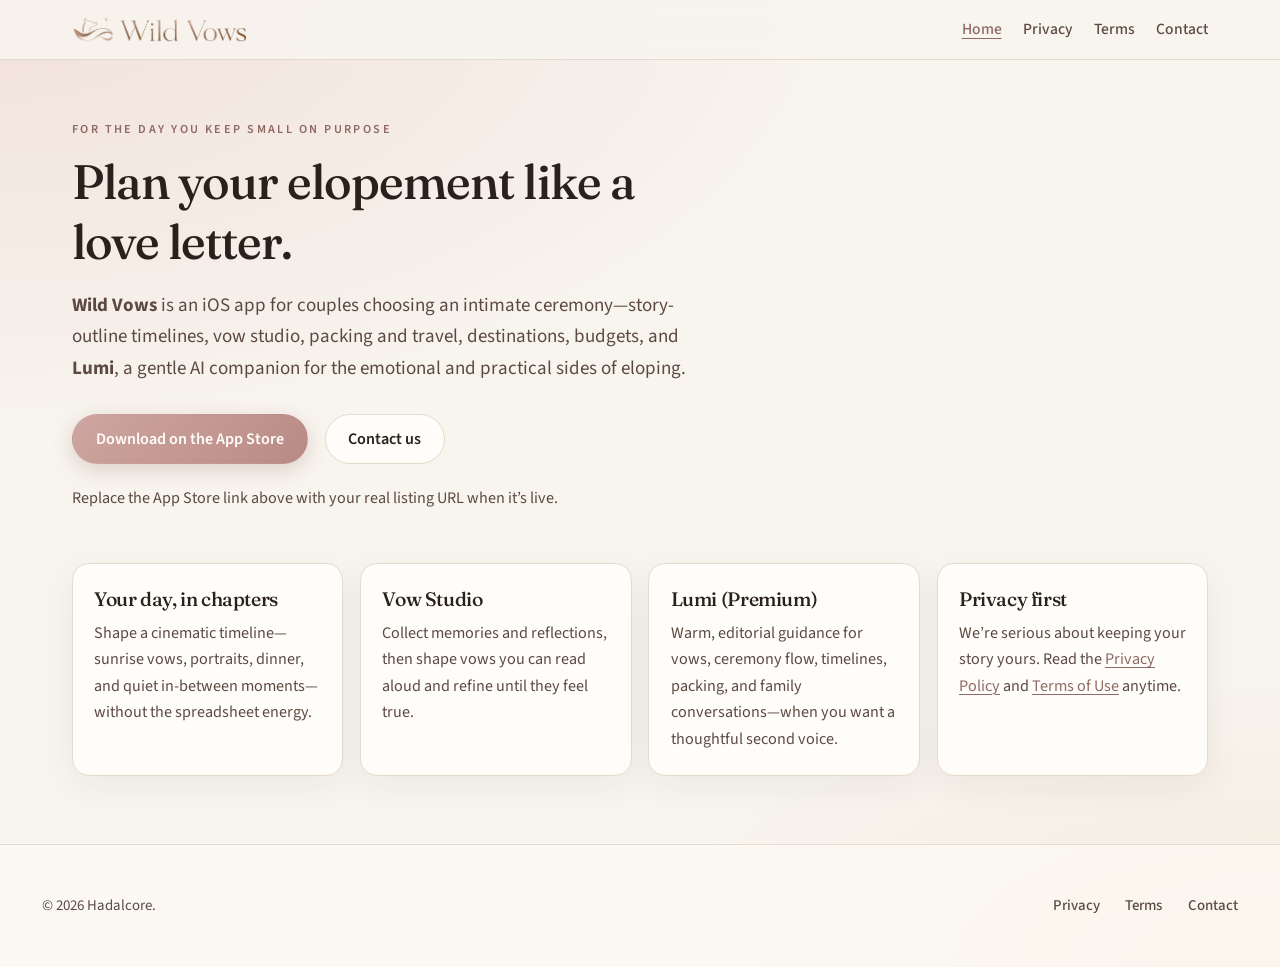
<file: index.html>
<!DOCTYPE html>
<html lang="en">
<head>
  <meta charset="utf-8">
  <meta name="viewport" content="width=device-width, initial-scale=1">
  <title>Wild Vows — Elopement planning, made gentle</title>
  <meta name="description" content="Wild Vows helps couples plan intimate elopements—timelines, vows, packing, destinations, and thoughtful AI guidance.">
  <link rel="preconnect" href="https://fonts.googleapis.com">
  <link rel="preconnect" href="https://fonts.gstatic.com" crossorigin>
  <link href="https://fonts.googleapis.com/css2?family=Fraunces:ital,opsz,wght@0,9..144,400;0,9..144,600;1,9..144,400&family=Source+Sans+3:ital,wght@0,400;0,600;0,700;1,400&display=swap" rel="stylesheet">
  <link rel="stylesheet" href="css/styles.css">
  <link rel="icon" href="data:image/svg+xml,<svg xmlns='http://www.w3.org/2000/svg' viewBox='0 0 32 32'><text y='24' font-size='24'>💍</text></svg>">
</head>
<body>
  <a class="skip-link" href="#main">Skip to content</a>
  <header class="site-header">
    <div class="site-header__inner">
      <a class="site-logo" href="index.html">
  <img src="app-logo.png" alt="Wild Vows" class="site-logo__image">
</a>
      <nav class="nav" aria-label="Primary">
        <a href="index.html" aria-current="page">Home</a>
        <a href="privacy/">Privacy</a>
        <a href="terms/">Terms</a>
        <a href="contact/">Contact</a>
      </nav>
    </div>
  </header>

  <main id="main">
    <section class="hero">
      <p class="hero__eyebrow">For the day you keep small on purpose</p>
      <h1>Plan your elopement like a love letter.</h1>
      <p class="hero__lead">
        <strong>Wild Vows</strong> is an iOS app for couples choosing an intimate ceremony—story-outline timelines, vow studio, packing and travel, destinations, budgets, and <strong>Lumi</strong>, a gentle AI companion for the emotional and practical sides of eloping.
      </p>
      <div class="btn-row">
        <a class="btn btn--primary" href="https://apps.apple.com/app/wild-vows/id0000000000" rel="noopener">Download on the App Store</a>
        <a class="btn btn--ghost" href="contact/">Contact us</a>
      </div>
      <p class="hero__lead" style="margin-top:1.25rem;font-size:0.95rem;">
        Replace the App Store link above with your real listing URL when it’s live.
      </p>
    </section>

    <div class="panel-grid" aria-label="Highlights">
      <article class="panel">
        <h2>Your day, in chapters</h2>
        <p>Shape a cinematic timeline—sunrise vows, portraits, dinner, and quiet in-between moments—without the spreadsheet energy.</p>
      </article>
      <article class="panel">
        <h2>Vow Studio</h2>
        <p>Collect memories and reflections, then shape vows you can read aloud and refine until they feel true.</p>
      </article>
      <article class="panel">
        <h2>Lumi (Premium)</h2>
        <p>Warm, editorial guidance for vows, ceremony flow, timelines, packing, and family conversations—when you want a thoughtful second voice.</p>
      </article>
      <article class="panel">
        <h2>Privacy first</h2>
        <p>We’re serious about keeping your story yours. Read the <a href="privacy/">Privacy Policy</a> and <a href="terms/">Terms of Use</a> anytime.</p>
      </article>
    </div>
  </main>

  <footer class="site-footer">
    <div class="site-footer__inner">
      <p>© <span id="y"></span> Hadalcore.</p>
      <nav aria-label="Footer">
        <a href="privacy/">Privacy</a>
        <a href="terms/">Terms</a>
        <a href="contact/">Contact</a>
      </nav>
    </div>
  </footer>
  <script>document.getElementById("y").textContent = new Date().getFullYear();</script>
</body>
</html>
</file>
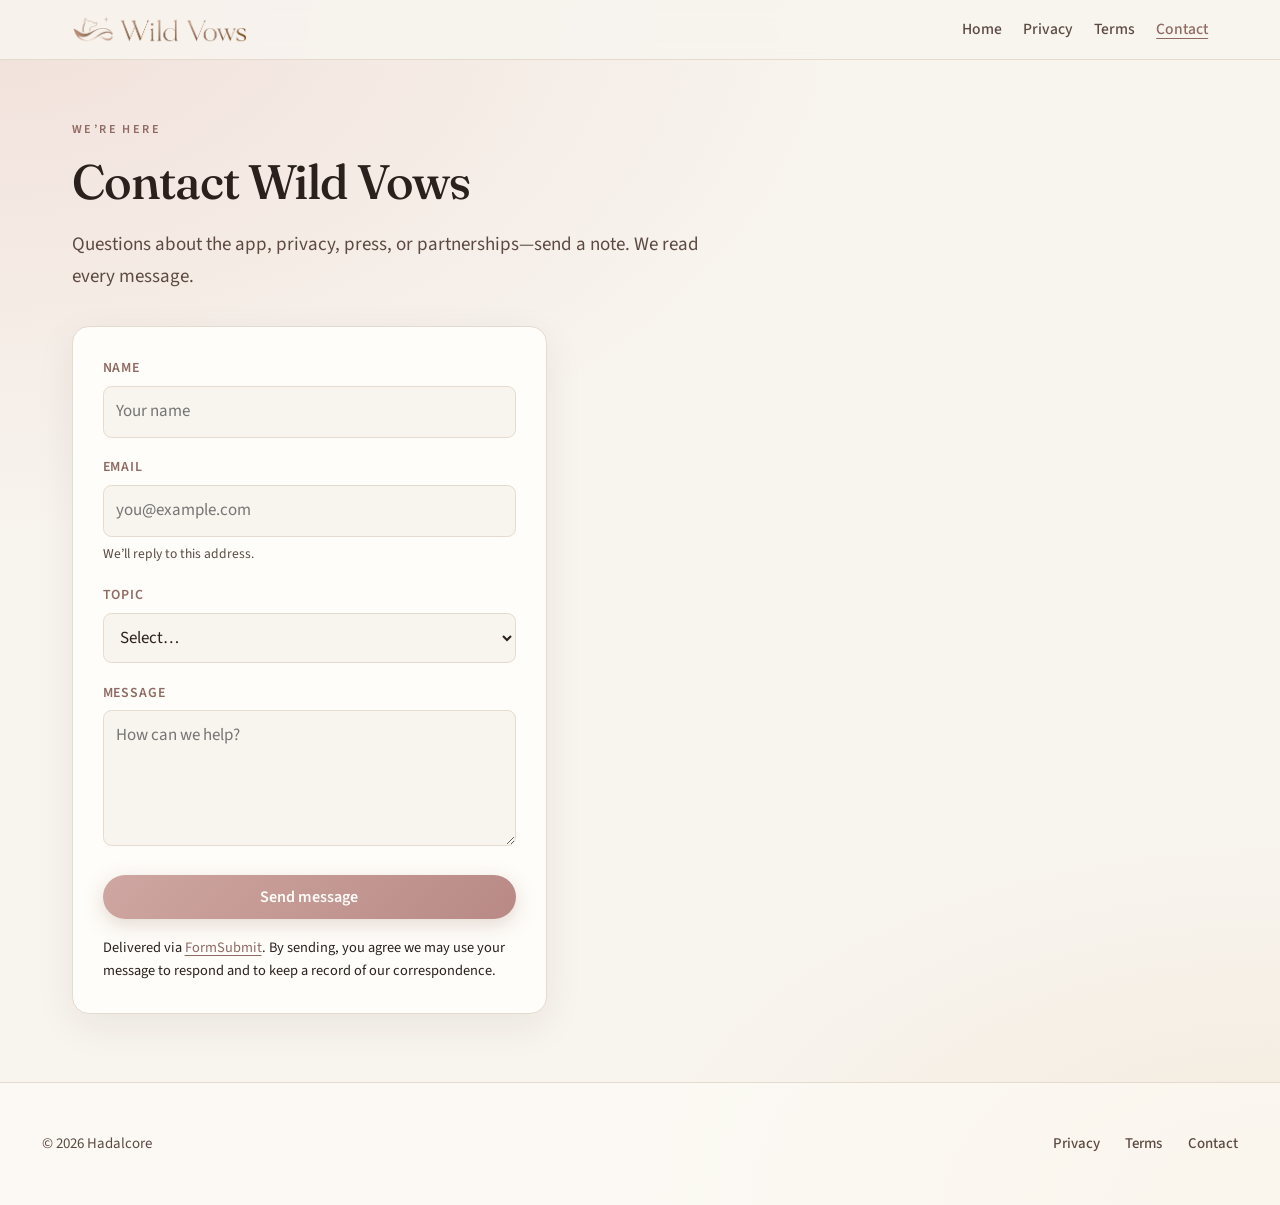
<file: contact/index.html>
<!DOCTYPE html>
<html lang="en">
<head>
  <meta charset="utf-8">
  <meta name="viewport" content="width=device-width, initial-scale=1">
  <title>Contact — Wild Vows</title>
  <meta name="description" content="Contact Hadalcore about Wild Vows.">
  <link rel="canonical" href="https://wildvows.app/contact/">
  <link rel="preconnect" href="https://fonts.googleapis.com">
  <link rel="preconnect" href="https://fonts.gstatic.com" crossorigin>
  <link href="https://fonts.googleapis.com/css2?family=Fraunces:ital,opsz,wght@0,9..144,400;0,9..144,600&family=Source+Sans+3:ital,wght@0,400;0,600;1,400&display=swap" rel="stylesheet">
  <link rel="stylesheet" href="../css/styles.css">
</head>
<body>
  <a class="skip-link" href="#main">Skip to content</a>
  <header class="site-header">
    <div class="site-header__inner">
      <a class="site-logo" href="../index.html">
  <img src="../app-logo.png" alt="Wild Vows" class="site-logo__image">
</a>
      <nav class="nav" aria-label="Primary">
        <a href="../">Home</a>
        <a href="../privacy/">Privacy</a>
        <a href="../terms/">Terms</a>
        <a href="./" aria-current="page">Contact</a>
      </nav>
    </div>
  </header>

  <main id="main">
    <section class="hero" style="margin-bottom:2rem;">
      <p class="hero__eyebrow">We’re here</p>
      <h1>Contact Wild Vows</h1>
      <p class="hero__lead">Questions about the app, privacy, press, or partnerships—send a note. We read every message.</p>
    </section>

    <div class="form-card">
      <form action="https://formsubmit.co/info@hadalcore.com" method="POST">
        <input type="hidden" name="_subject" value="Wild Vows — website contact">
        <input type="hidden" name="_next" value="https://wildvows.app/thanks/">
        <input type="hidden" name="_captcha" value="true">

        <div class="honey" aria-hidden="true">
          <label>Company <input type="text" name="_gotcha" tabindex="-1" autocomplete="off"></label>
        </div>

        <div class="form-group">
          <label for="name">Name</label>
          <input id="name" name="name" type="text" autocomplete="name" required placeholder="Your name">
        </div>

        <div class="form-group">
          <label for="email">Email</label>
          <input id="email" name="email" type="email" autocomplete="email" required placeholder="you@example.com">
          <small>We’ll reply to this address.</small>
        </div>

        <div class="form-group">
          <label for="topic">Topic</label>
          <select id="topic" name="topic" required>
            <option value="" disabled selected>Select…</option>
            <option value="General">General question</option>
            <option value="Privacy / data">Privacy or data request</option>
            <option value="Subscriptions / billing">Subscriptions or billing (Apple)</option>
            <option value="Bug report">Bug report</option>
            <option value="Press / partnership">Press or partnership</option>
          </select>
        </div>

        <div class="form-group">
          <label for="message">Message</label>
          <textarea id="message" name="message" required placeholder="How can we help?"></textarea>
        </div>

        <button class="btn btn--primary" type="submit" style="width:100%; border:none;">Send message</button>
        <p class="meta" style="margin:1rem 0 0; font-size:0.85rem;">
          Delivered via <a href="https://formsubmit.co" rel="noopener">FormSubmit</a>. By sending, you agree we may use your message to respond and to keep a record of our correspondence.
        </p>
      </form>
    </div>
  </main>

  <footer class="site-footer">
    <div class="site-footer__inner">
      <p>© <span id="y"></span> Hadalcore</p>
      <nav aria-label="Footer">
        <a href="../privacy/">Privacy</a>
        <a href="../terms/">Terms</a>
        <a href="./">Contact</a>
      </nav>
    </div>
  </footer>
  <script>document.getElementById("y").textContent = new Date().getFullYear();</script>
</body>
</html>
</file>
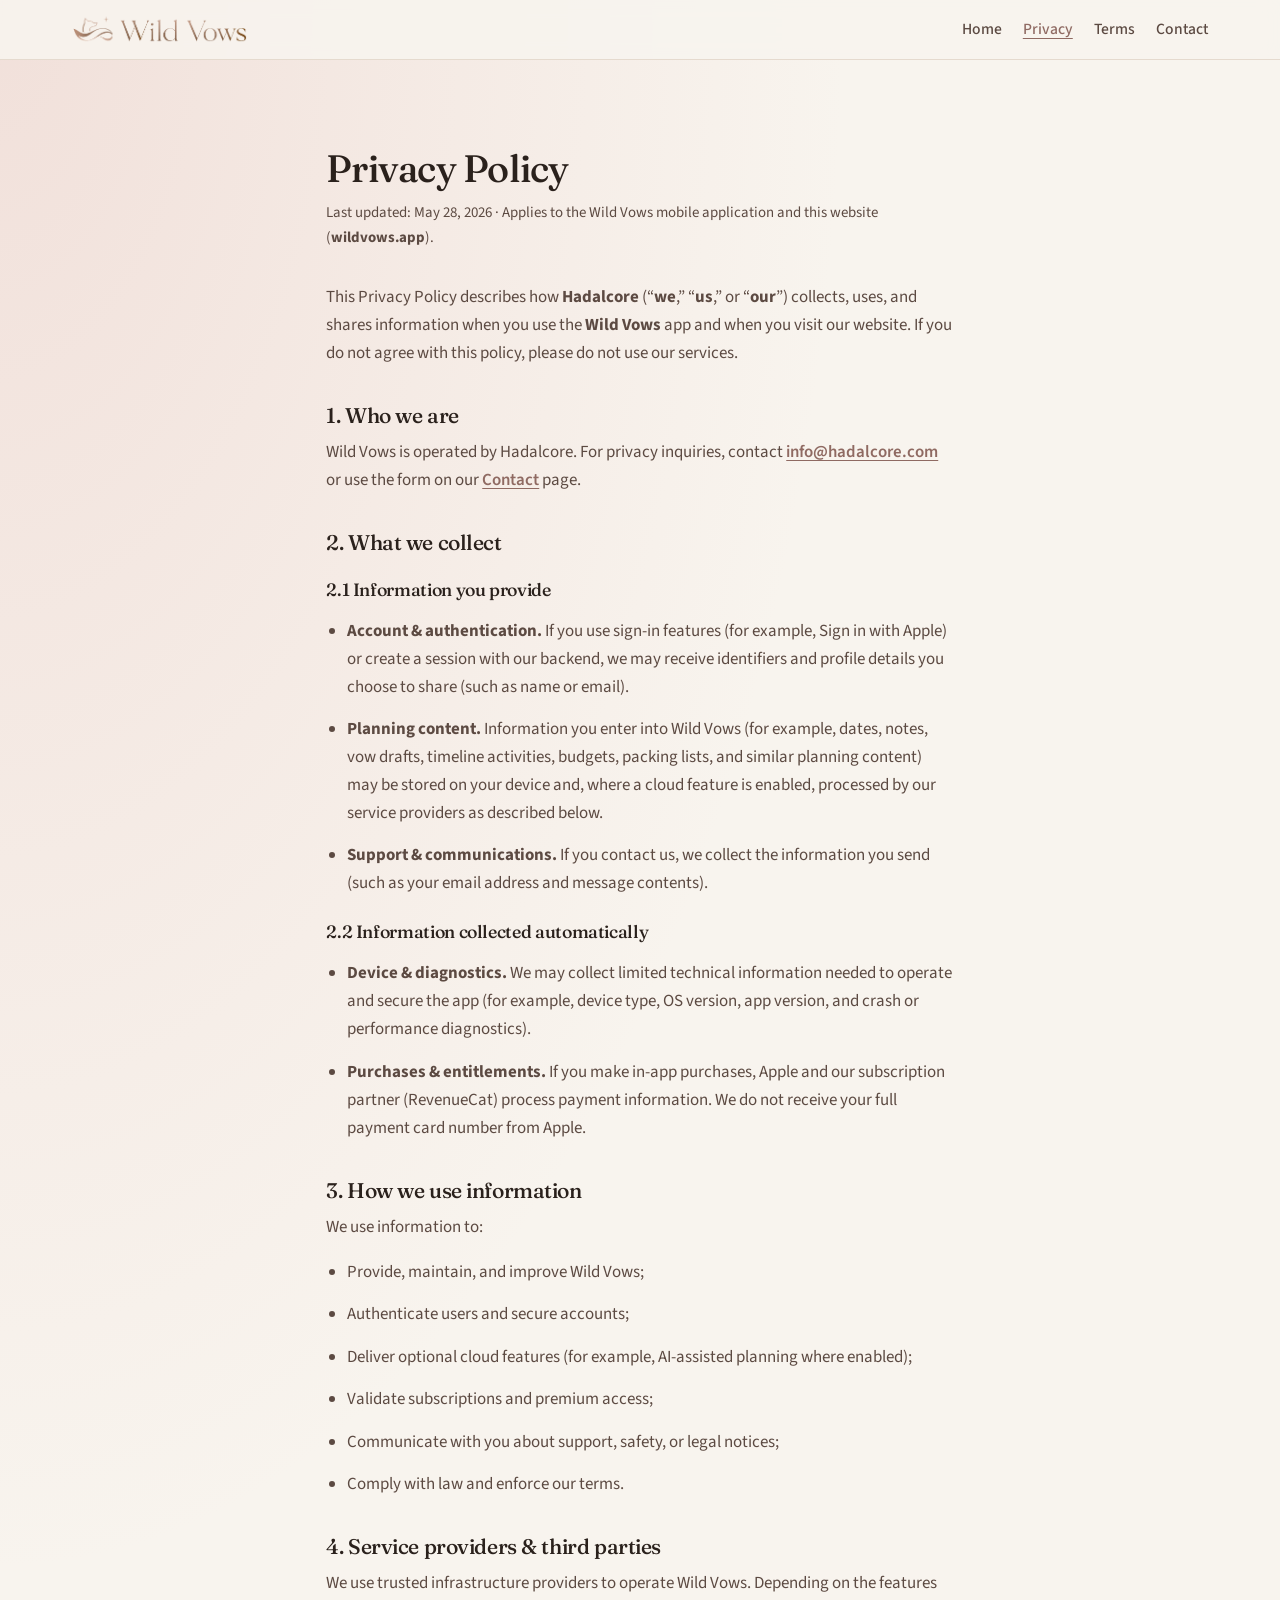
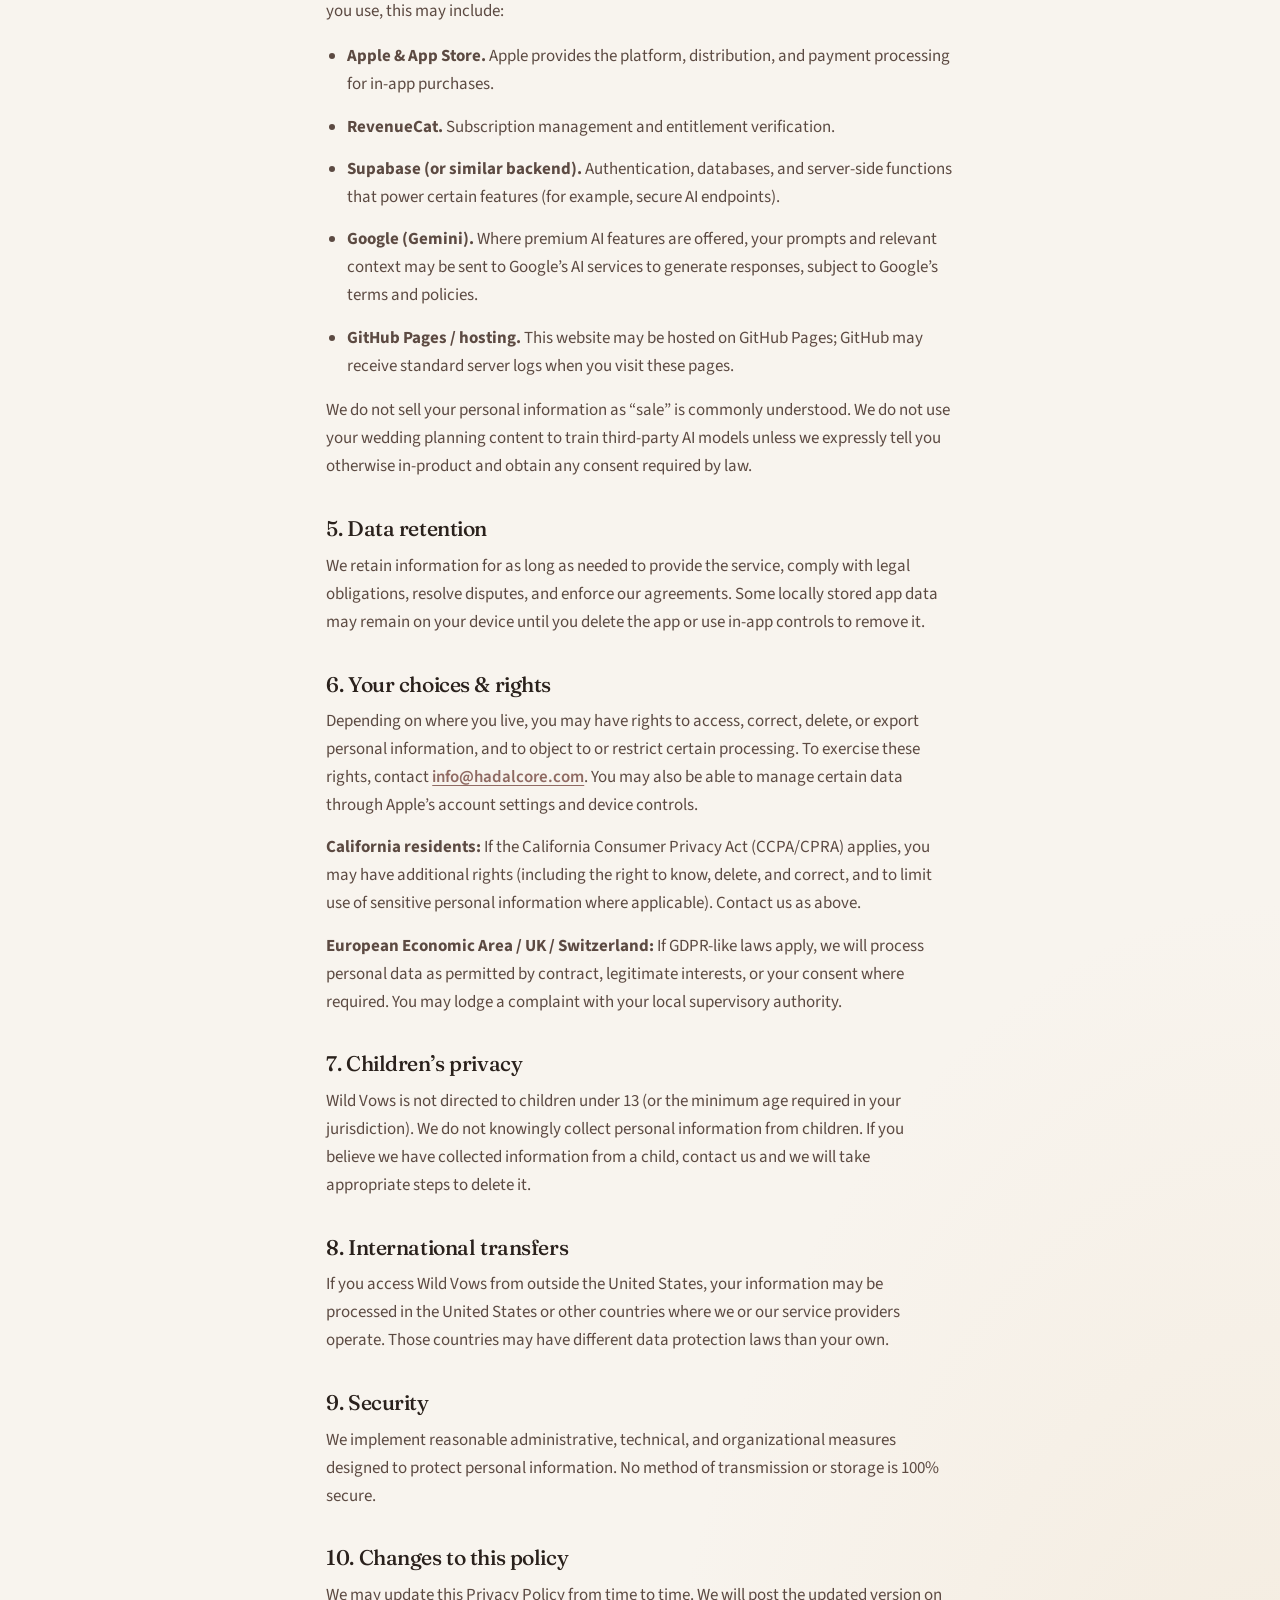
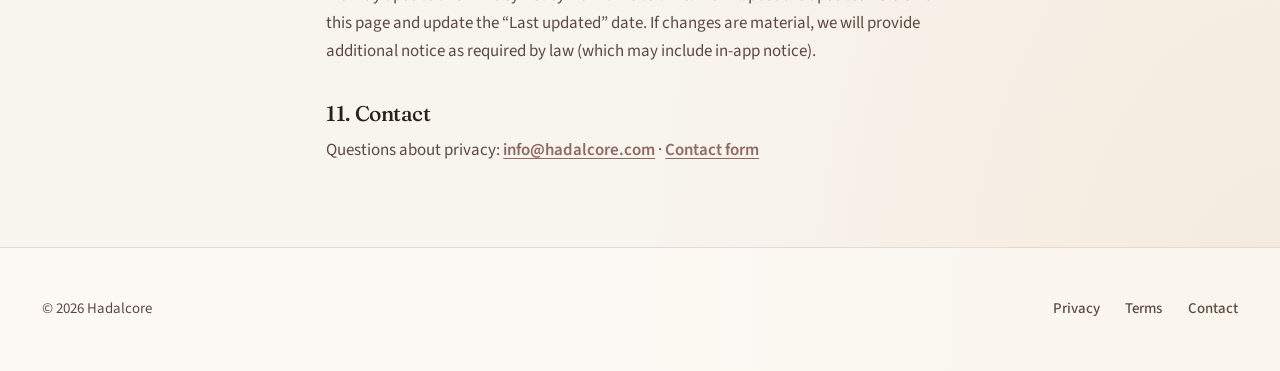
<file: privacy/index.html>
<!DOCTYPE html>
<html lang="en">
<head>
  <meta charset="utf-8">
  <meta name="viewport" content="width=device-width, initial-scale=1">
  <title>Privacy Policy — Wild Vows</title>
  <meta name="description" content="Privacy Policy for the Wild Vows app and wildvows.app.">
  <link rel="canonical" href="https://wildvows.app/privacy/">
  <link rel="preconnect" href="https://fonts.googleapis.com">
  <link rel="preconnect" href="https://fonts.gstatic.com" crossorigin>
  <link href="https://fonts.googleapis.com/css2?family=Fraunces:ital,opsz,wght@0,9..144,400;0,9..144,600&family=Source+Sans+3:ital,wght@0,400;0,600;1,400&display=swap" rel="stylesheet">
  <link rel="stylesheet" href="../css/styles.css">
</head>
<body>
  <a class="skip-link" href="#main">Skip to content</a>
  <header class="site-header">
    <div class="site-header__inner">
      <a class="site-logo" href="../index.html">
  <img src="../app-logo.png" alt="Wild Vows" class="site-logo__image">
</a>
      <nav class="nav" aria-label="Primary">
        <a href="../">Home</a>
        <a href="./" aria-current="page">Privacy</a>
        <a href="../terms/">Terms</a>
        <a href="../contact/">Contact</a>
      </nav>
    </div>
  </header>

  <main id="main" class="legal">
    <h1>Privacy Policy</h1>
    <p class="meta">Last updated: May 28, 2026 · Applies to the Wild Vows mobile application and this website (<strong>wildvows.app</strong>).</p>

    <p>This Privacy Policy describes how <strong>Hadalcore</strong> (“<strong>we</strong>,” “<strong>us</strong>,” or “<strong>our</strong>”) collects, uses, and shares information when you use the <strong>Wild Vows</strong> app and when you visit our website. If you do not agree with this policy, please do not use our services.</p>

    <h2>1. Who we are</h2>
    <p>Wild Vows is operated by Hadalcore. For privacy inquiries, contact <a href="mailto:info@hadalcore.com">info@hadalcore.com</a> or use the form on our <a href="../contact/">Contact</a> page.</p>

    <h2>2. What we collect</h2>
    <h3>2.1 Information you provide</h3>
    <ul>
      <li><strong>Account &amp; authentication.</strong> If you use sign-in features (for example, Sign in with Apple) or create a session with our backend, we may receive identifiers and profile details you choose to share (such as name or email).</li>
      <li><strong>Planning content.</strong> Information you enter into Wild Vows (for example, dates, notes, vow drafts, timeline activities, budgets, packing lists, and similar planning content) may be stored on your device and, where a cloud feature is enabled, processed by our service providers as described below.</li>
      <li><strong>Support &amp; communications.</strong> If you contact us, we collect the information you send (such as your email address and message contents).</li>
    </ul>

    <h3>2.2 Information collected automatically</h3>
    <ul>
      <li><strong>Device &amp; diagnostics.</strong> We may collect limited technical information needed to operate and secure the app (for example, device type, OS version, app version, and crash or performance diagnostics).</li>
      <li><strong>Purchases &amp; entitlements.</strong> If you make in-app purchases, Apple and our subscription partner (RevenueCat) process payment information. We do not receive your full payment card number from Apple.</li>
    </ul>

    <h2>3. How we use information</h2>
    <p>We use information to:</p>
    <ul>
      <li>Provide, maintain, and improve Wild Vows;</li>
      <li>Authenticate users and secure accounts;</li>
      <li>Deliver optional cloud features (for example, AI-assisted planning where enabled);</li>
      <li>Validate subscriptions and premium access;</li>
      <li>Communicate with you about support, safety, or legal notices;</li>
      <li>Comply with law and enforce our terms.</li>
    </ul>

    <h2>4. Service providers &amp; third parties</h2>
    <p>We use trusted infrastructure providers to operate Wild Vows. Depending on the features you use, this may include:</p>
    <ul>
      <li><strong>Apple &amp; App Store.</strong> Apple provides the platform, distribution, and payment processing for in-app purchases.</li>
      <li><strong>RevenueCat.</strong> Subscription management and entitlement verification.</li>
      <li><strong>Supabase (or similar backend).</strong> Authentication, databases, and server-side functions that power certain features (for example, secure AI endpoints).</li>
      <li><strong>Google (Gemini).</strong> Where premium AI features are offered, your prompts and relevant context may be sent to Google’s AI services to generate responses, subject to Google’s terms and policies.</li>
      <li><strong>GitHub Pages / hosting.</strong> This website may be hosted on GitHub Pages; GitHub may receive standard server logs when you visit these pages.</li>
    </ul>
    <p>We do not sell your personal information as “sale” is commonly understood. We do not use your wedding planning content to train third-party AI models unless we expressly tell you otherwise in-product and obtain any consent required by law.</p>

    <h2>5. Data retention</h2>
    <p>We retain information for as long as needed to provide the service, comply with legal obligations, resolve disputes, and enforce our agreements. Some locally stored app data may remain on your device until you delete the app or use in-app controls to remove it.</p>

    <h2>6. Your choices &amp; rights</h2>
    <p>Depending on where you live, you may have rights to access, correct, delete, or export personal information, and to object to or restrict certain processing. To exercise these rights, contact <a href="mailto:info@hadalcore.com">info@hadalcore.com</a>. You may also be able to manage certain data through Apple’s account settings and device controls.</p>
    <p><strong>California residents:</strong> If the California Consumer Privacy Act (CCPA/CPRA) applies, you may have additional rights (including the right to know, delete, and correct, and to limit use of sensitive personal information where applicable). Contact us as above.</p>
    <p><strong>European Economic Area / UK / Switzerland:</strong> If GDPR-like laws apply, we will process personal data as permitted by contract, legitimate interests, or your consent where required. You may lodge a complaint with your local supervisory authority.</p>

    <h2>7. Children’s privacy</h2>
    <p>Wild Vows is not directed to children under 13 (or the minimum age required in your jurisdiction). We do not knowingly collect personal information from children. If you believe we have collected information from a child, contact us and we will take appropriate steps to delete it.</p>

    <h2>8. International transfers</h2>
    <p>If you access Wild Vows from outside the United States, your information may be processed in the United States or other countries where we or our service providers operate. Those countries may have different data protection laws than your own.</p>

    <h2>9. Security</h2>
    <p>We implement reasonable administrative, technical, and organizational measures designed to protect personal information. No method of transmission or storage is 100% secure.</p>

    <h2>10. Changes to this policy</h2>
    <p>We may update this Privacy Policy from time to time. We will post the updated version on this page and update the “Last updated” date. If changes are material, we will provide additional notice as required by law (which may include in-app notice).</p>

    <h2>11. Contact</h2>
    <p>Questions about privacy: <a href="mailto:info@hadalcore.com">info@hadalcore.com</a> · <a href="../contact/">Contact form</a></p>
  </main>

  <footer class="site-footer">
    <div class="site-footer__inner">
      <p>© <span id="y"></span> Hadalcore</p>
      <nav aria-label="Footer">
        <a href="./">Privacy</a>
        <a href="../terms/">Terms</a>
        <a href="../contact/">Contact</a>
      </nav>
    </div>
  </footer>
  <script>document.getElementById("y").textContent = new Date().getFullYear();</script>
</body>
</html>
</file>
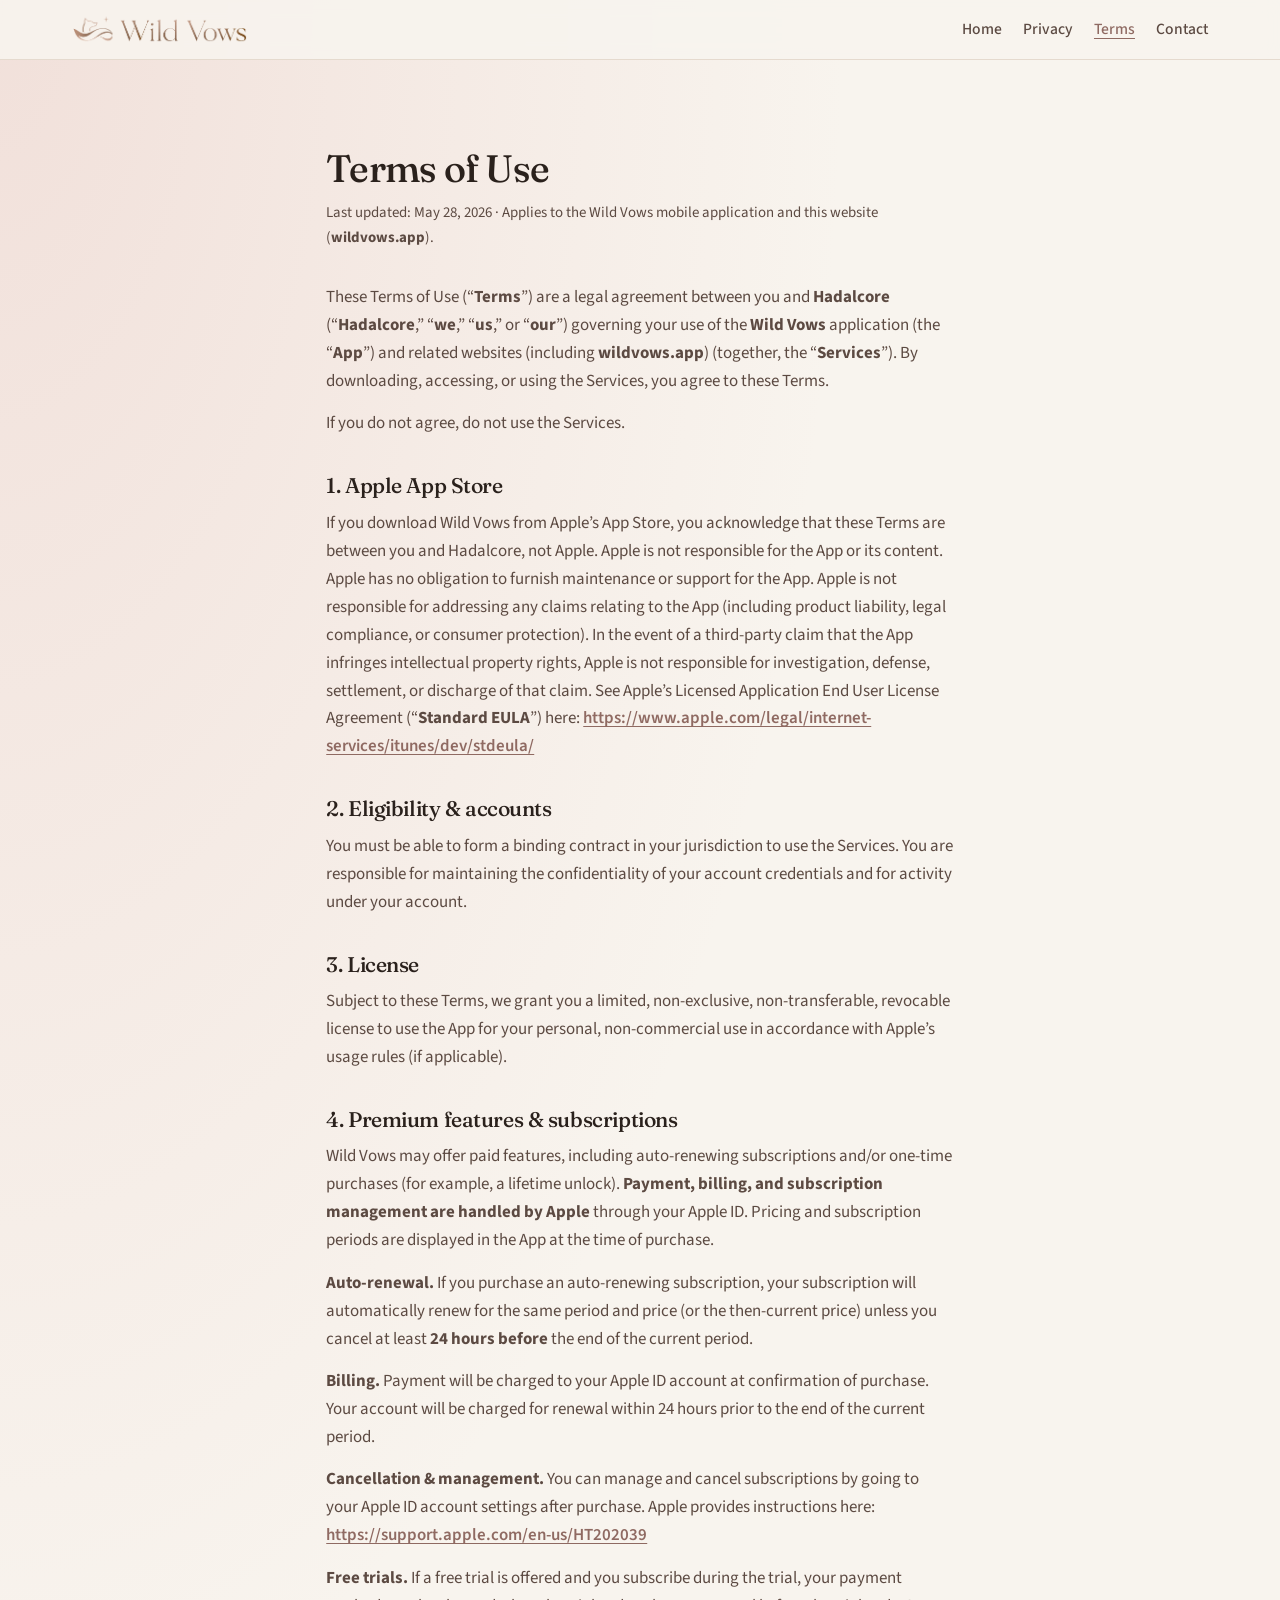
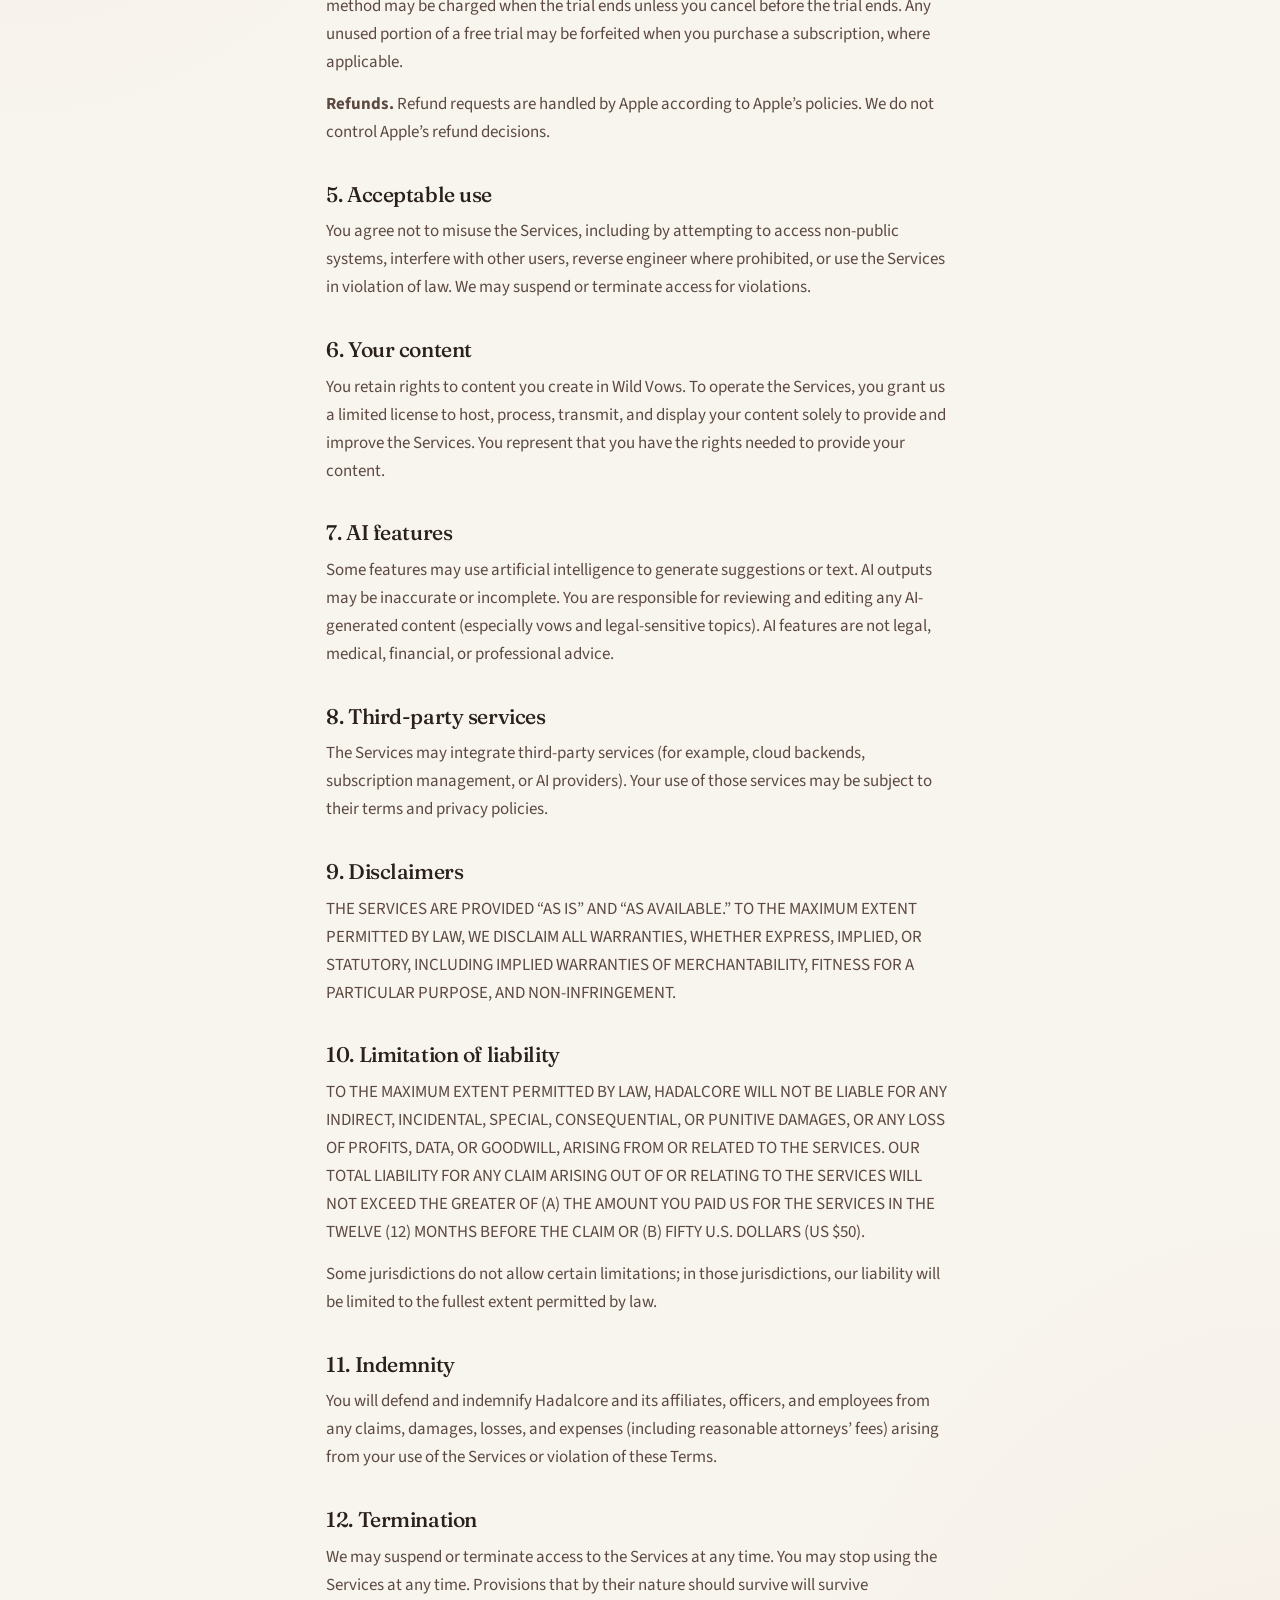
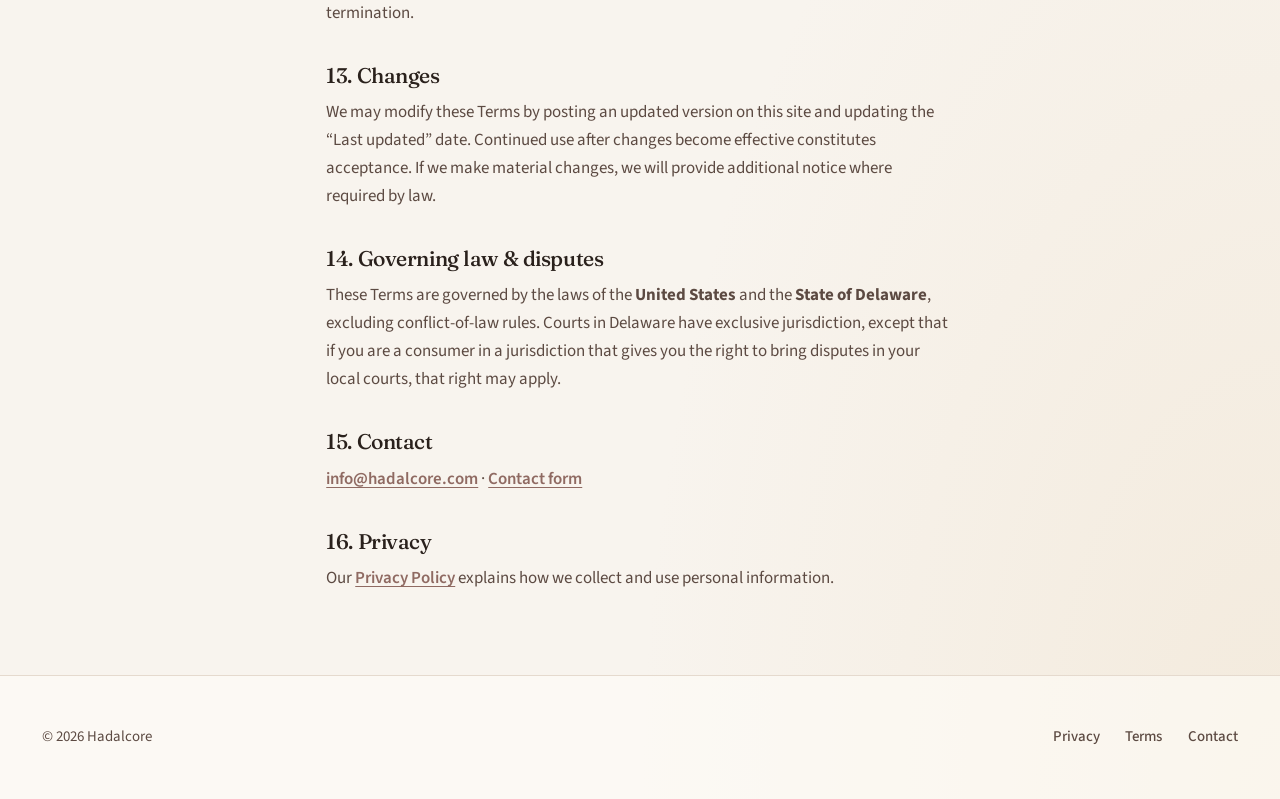
<file: terms/index.html>
<!DOCTYPE html>
<html lang="en">
<head>
  <meta charset="utf-8">
  <meta name="viewport" content="width=device-width, initial-scale=1">
  <title>Terms of Use — Wild Vows</title>
  <meta name="description" content="Terms of Use for the Wild Vows app and wildvows.app.">
  <link rel="canonical" href="https://wildvows.app/terms/">
  <link rel="preconnect" href="https://fonts.googleapis.com">
  <link rel="preconnect" href="https://fonts.gstatic.com" crossorigin>
  <link href="https://fonts.googleapis.com/css2?family=Fraunces:ital,opsz,wght@0,9..144,400;0,9..144,600&family=Source+Sans+3:ital,wght@0,400;0,600;1,400&display=swap" rel="stylesheet">
  <link rel="stylesheet" href="../css/styles.css">
</head>
<body>
  <a class="skip-link" href="#main">Skip to content</a>
  <header class="site-header">
    <div class="site-header__inner">
      <a class="site-logo" href="../index.html">
  <img src="../app-logo.png" alt="Wild Vows" class="site-logo__image">
</a>
      <nav class="nav" aria-label="Primary">
        <a href="../">Home</a>
        <a href="../privacy/">Privacy</a>
        <a href="./" aria-current="page">Terms</a>
        <a href="../contact/">Contact</a>
      </nav>
    </div>
  </header>

  <main id="main" class="legal">
    <h1>Terms of Use</h1>
    <p class="meta">Last updated: May 28, 2026 · Applies to the Wild Vows mobile application and this website (<strong>wildvows.app</strong>).</p>

    <p>These Terms of Use (“<strong>Terms</strong>”) are a legal agreement between you and <strong>Hadalcore</strong> (“<strong>Hadalcore</strong>,” “<strong>we</strong>,” “<strong>us</strong>,” or “<strong>our</strong>”) governing your use of the <strong>Wild Vows</strong> application (the “<strong>App</strong>”) and related websites (including <strong>wildvows.app</strong>) (together, the “<strong>Services</strong>”). By downloading, accessing, or using the Services, you agree to these Terms.</p>
    <p>If you do not agree, do not use the Services.</p>

    <h2>1. Apple App Store</h2>
    <p>If you download Wild Vows from Apple’s App Store, you acknowledge that these Terms are between you and Hadalcore, not Apple. Apple is not responsible for the App or its content. Apple has no obligation to furnish maintenance or support for the App. Apple is not responsible for addressing any claims relating to the App (including product liability, legal compliance, or consumer protection). In the event of a third-party claim that the App infringes intellectual property rights, Apple is not responsible for investigation, defense, settlement, or discharge of that claim. See Apple’s Licensed Application End User License Agreement (“<strong>Standard EULA</strong>”) here: <a href="https://www.apple.com/legal/internet-services/itunes/dev/stdeula/" rel="noopener">https://www.apple.com/legal/internet-services/itunes/dev/stdeula/</a></p>

    <h2>2. Eligibility &amp; accounts</h2>
    <p>You must be able to form a binding contract in your jurisdiction to use the Services. You are responsible for maintaining the confidentiality of your account credentials and for activity under your account.</p>

    <h2>3. License</h2>
    <p>Subject to these Terms, we grant you a limited, non-exclusive, non-transferable, revocable license to use the App for your personal, non-commercial use in accordance with Apple’s usage rules (if applicable).</p>

    <h2>4. Premium features &amp; subscriptions</h2>
    <p>Wild Vows may offer paid features, including auto-renewing subscriptions and/or one-time purchases (for example, a lifetime unlock). <strong>Payment, billing, and subscription management are handled by Apple</strong> through your Apple ID. Pricing and subscription periods are displayed in the App at the time of purchase.</p>
    <p><strong>Auto-renewal.</strong> If you purchase an auto-renewing subscription, your subscription will automatically renew for the same period and price (or the then-current price) unless you cancel at least <strong>24 hours before</strong> the end of the current period.</p>
    <p><strong>Billing.</strong> Payment will be charged to your Apple ID account at confirmation of purchase. Your account will be charged for renewal within 24 hours prior to the end of the current period.</p>
    <p><strong>Cancellation &amp; management.</strong> You can manage and cancel subscriptions by going to your Apple ID account settings after purchase. Apple provides instructions here: <a href="https://support.apple.com/en-us/HT202039" rel="noopener">https://support.apple.com/en-us/HT202039</a></p>
    <p><strong>Free trials.</strong> If a free trial is offered and you subscribe during the trial, your payment method may be charged when the trial ends unless you cancel before the trial ends. Any unused portion of a free trial may be forfeited when you purchase a subscription, where applicable.</p>
    <p><strong>Refunds.</strong> Refund requests are handled by Apple according to Apple’s policies. We do not control Apple’s refund decisions.</p>

    <h2>5. Acceptable use</h2>
    <p>You agree not to misuse the Services, including by attempting to access non-public systems, interfere with other users, reverse engineer where prohibited, or use the Services in violation of law. We may suspend or terminate access for violations.</p>

    <h2>6. Your content</h2>
    <p>You retain rights to content you create in Wild Vows. To operate the Services, you grant us a limited license to host, process, transmit, and display your content solely to provide and improve the Services. You represent that you have the rights needed to provide your content.</p>

    <h2>7. AI features</h2>
    <p>Some features may use artificial intelligence to generate suggestions or text. AI outputs may be inaccurate or incomplete. You are responsible for reviewing and editing any AI-generated content (especially vows and legal-sensitive topics). AI features are not legal, medical, financial, or professional advice.</p>

    <h2>8. Third-party services</h2>
    <p>The Services may integrate third-party services (for example, cloud backends, subscription management, or AI providers). Your use of those services may be subject to their terms and privacy policies.</p>

    <h2>9. Disclaimers</h2>
    <p>THE SERVICES ARE PROVIDED “AS IS” AND “AS AVAILABLE.” TO THE MAXIMUM EXTENT PERMITTED BY LAW, WE DISCLAIM ALL WARRANTIES, WHETHER EXPRESS, IMPLIED, OR STATUTORY, INCLUDING IMPLIED WARRANTIES OF MERCHANTABILITY, FITNESS FOR A PARTICULAR PURPOSE, AND NON-INFRINGEMENT.</p>

    <h2>10. Limitation of liability</h2>
    <p>TO THE MAXIMUM EXTENT PERMITTED BY LAW, HADALCORE WILL NOT BE LIABLE FOR ANY INDIRECT, INCIDENTAL, SPECIAL, CONSEQUENTIAL, OR PUNITIVE DAMAGES, OR ANY LOSS OF PROFITS, DATA, OR GOODWILL, ARISING FROM OR RELATED TO THE SERVICES. OUR TOTAL LIABILITY FOR ANY CLAIM ARISING OUT OF OR RELATING TO THE SERVICES WILL NOT EXCEED THE GREATER OF (A) THE AMOUNT YOU PAID US FOR THE SERVICES IN THE TWELVE (12) MONTHS BEFORE THE CLAIM OR (B) FIFTY U.S. DOLLARS (US $50).</p>
    <p>Some jurisdictions do not allow certain limitations; in those jurisdictions, our liability will be limited to the fullest extent permitted by law.</p>

    <h2>11. Indemnity</h2>
    <p>You will defend and indemnify Hadalcore and its affiliates, officers, and employees from any claims, damages, losses, and expenses (including reasonable attorneys’ fees) arising from your use of the Services or violation of these Terms.</p>

    <h2>12. Termination</h2>
    <p>We may suspend or terminate access to the Services at any time. You may stop using the Services at any time. Provisions that by their nature should survive will survive termination.</p>

    <h2>13. Changes</h2>
    <p>We may modify these Terms by posting an updated version on this site and updating the “Last updated” date. Continued use after changes become effective constitutes acceptance. If we make material changes, we will provide additional notice where required by law.</p>

    <h2>14. Governing law &amp; disputes</h2>
    <p>These Terms are governed by the laws of the <strong>United States</strong> and the <strong>State of Delaware</strong>, excluding conflict-of-law rules. Courts in Delaware have exclusive jurisdiction, except that if you are a consumer in a jurisdiction that gives you the right to bring disputes in your local courts, that right may apply.</p>

    <h2>15. Contact</h2>
    <p><a href="mailto:info@hadalcore.com">info@hadalcore.com</a> · <a href="../contact/">Contact form</a></p>

    <h2>16. Privacy</h2>
    <p>Our <a href="../privacy/">Privacy Policy</a> explains how we collect and use personal information.</p>
  </main>

  <footer class="site-footer">
    <div class="site-footer__inner">
      <p>© <span id="y"></span> Hadalcore</p>
      <nav aria-label="Footer">
        <a href="../privacy/">Privacy</a>
        <a href="./">Terms</a>
        <a href="../contact/">Contact</a>
      </nav>
    </div>
  </footer>
  <script>document.getElementById("y").textContent = new Date().getFullYear();</script>
</body>
</html>
</file>
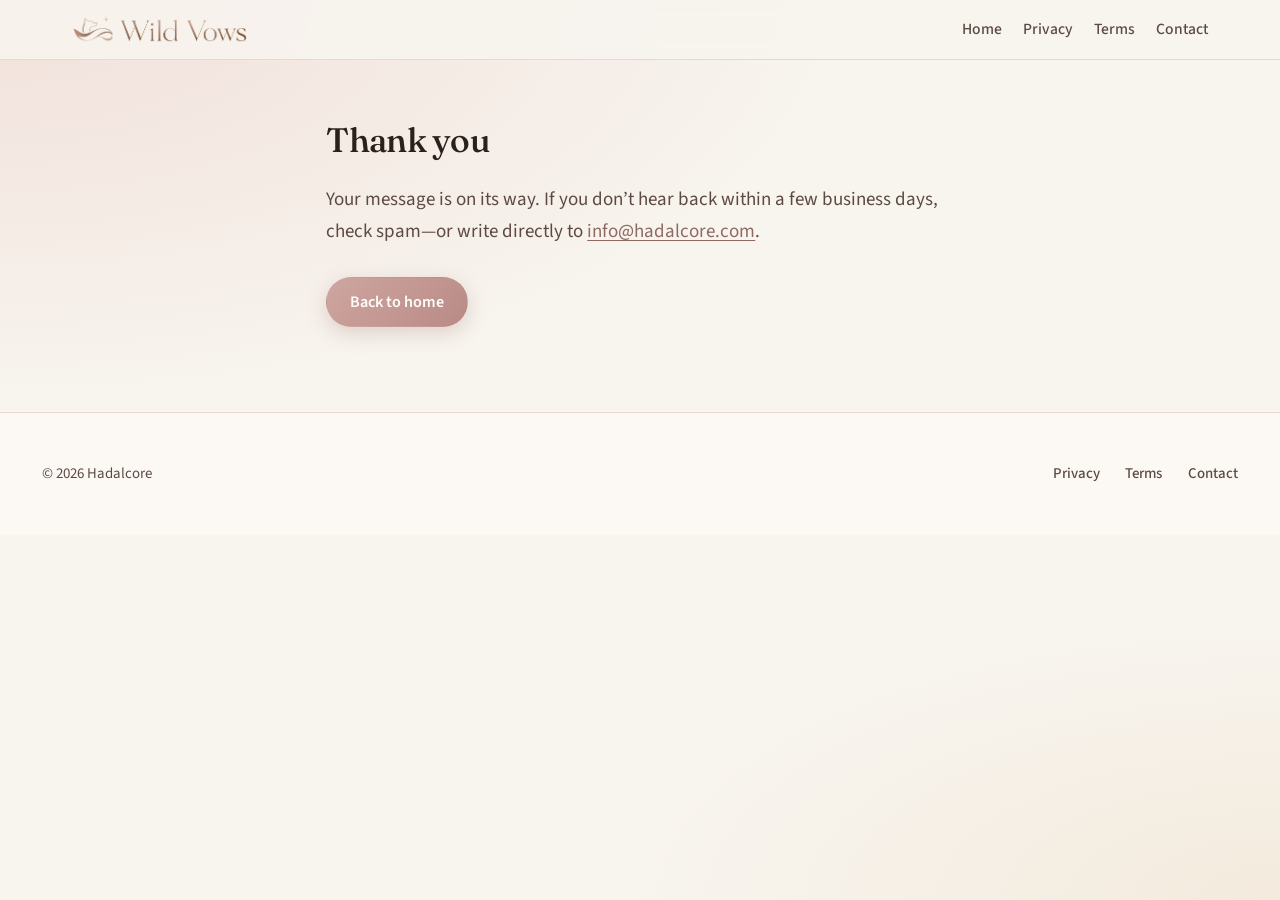
<file: thanks/index.html>
<!DOCTYPE html>
<html lang="en">
<head>
  <meta charset="utf-8">
  <meta name="viewport" content="width=device-width, initial-scale=1">
  <title>Thank you — Wild Vows</title>
  <meta name="robots" content="noindex">
  <link rel="canonical" href="https://wildvows.app/thanks/">
  <link rel="preconnect" href="https://fonts.googleapis.com">
  <link rel="preconnect" href="https://fonts.gstatic.com" crossorigin>
  <link href="https://fonts.googleapis.com/css2?family=Fraunces:ital,opsz,wght@0,9..144,400;0,9..144,600&family=Source+Sans+3:ital,wght@0,400;0,600;1,400&display=swap" rel="stylesheet">
  <link rel="stylesheet" href="../css/styles.css">
</head>
<body>
  <a class="skip-link" href="#main">Skip to content</a>
  <header class="site-header">
    <div class="site-header__inner">
      <a class="site-logo" href="../index.html">
  <img src="../app-logo.png" alt="Wild Vows" class="site-logo__image">
</a>
      <nav class="nav" aria-label="Primary">
        <a href="../">Home</a>
        <a href="../privacy/">Privacy</a>
        <a href="../terms/">Terms</a>
        <a href="../contact/">Contact</a>
      </nav>
    </div>
  </header>

  <main id="main" class="thanks">
    <h1>Thank you</h1>
    <p class="hero__lead">Your message is on its way. If you don’t hear back within a few business days, check spam—or write directly to <a href="mailto:info@hadalcore.com">info@hadalcore.com</a>.</p>
    <p><a class="btn btn--primary" href="../" style="text-decoration:none; display:inline-flex;">Back to home</a></p>
  </main>

  <footer class="site-footer">
    <div class="site-footer__inner">
      <p>© <span id="y"></span> Hadalcore</p>
      <nav aria-label="Footer">
        <a href="../privacy/">Privacy</a>
        <a href="../terms/">Terms</a>
        <a href="../contact/">Contact</a>
      </nav>
    </div>
  </footer>
  <script>document.getElementById("y").textContent = new Date().getFullYear();</script>
</body>
</html>
</file>
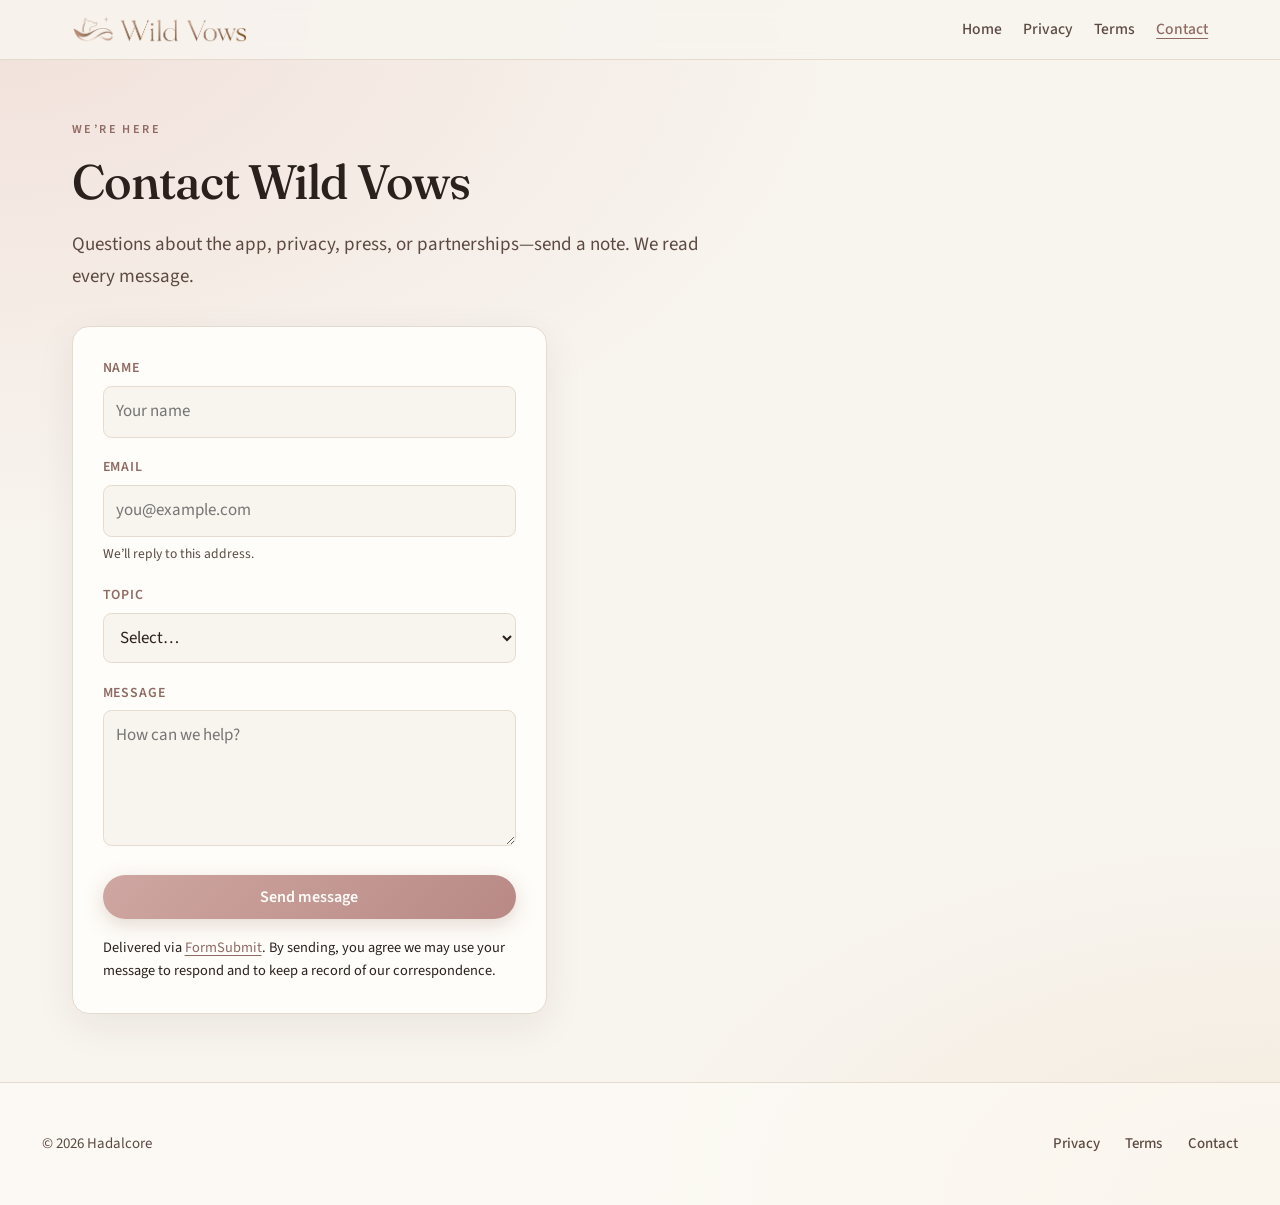
<file: contact.html>
<!DOCTYPE html>
<html lang="en">
<head>
  <meta charset="utf-8">
  <title>Contact — Wild Vows</title>
  <link rel="canonical" href="https://wildvows.app/contact/">
  <meta http-equiv="refresh" content="0; url=contact/">
  <meta name="robots" content="noindex">
</head>
<body>
  <p><a href="contact/">Redirecting to Contact…</a></p>
</body>
</html>
</file>
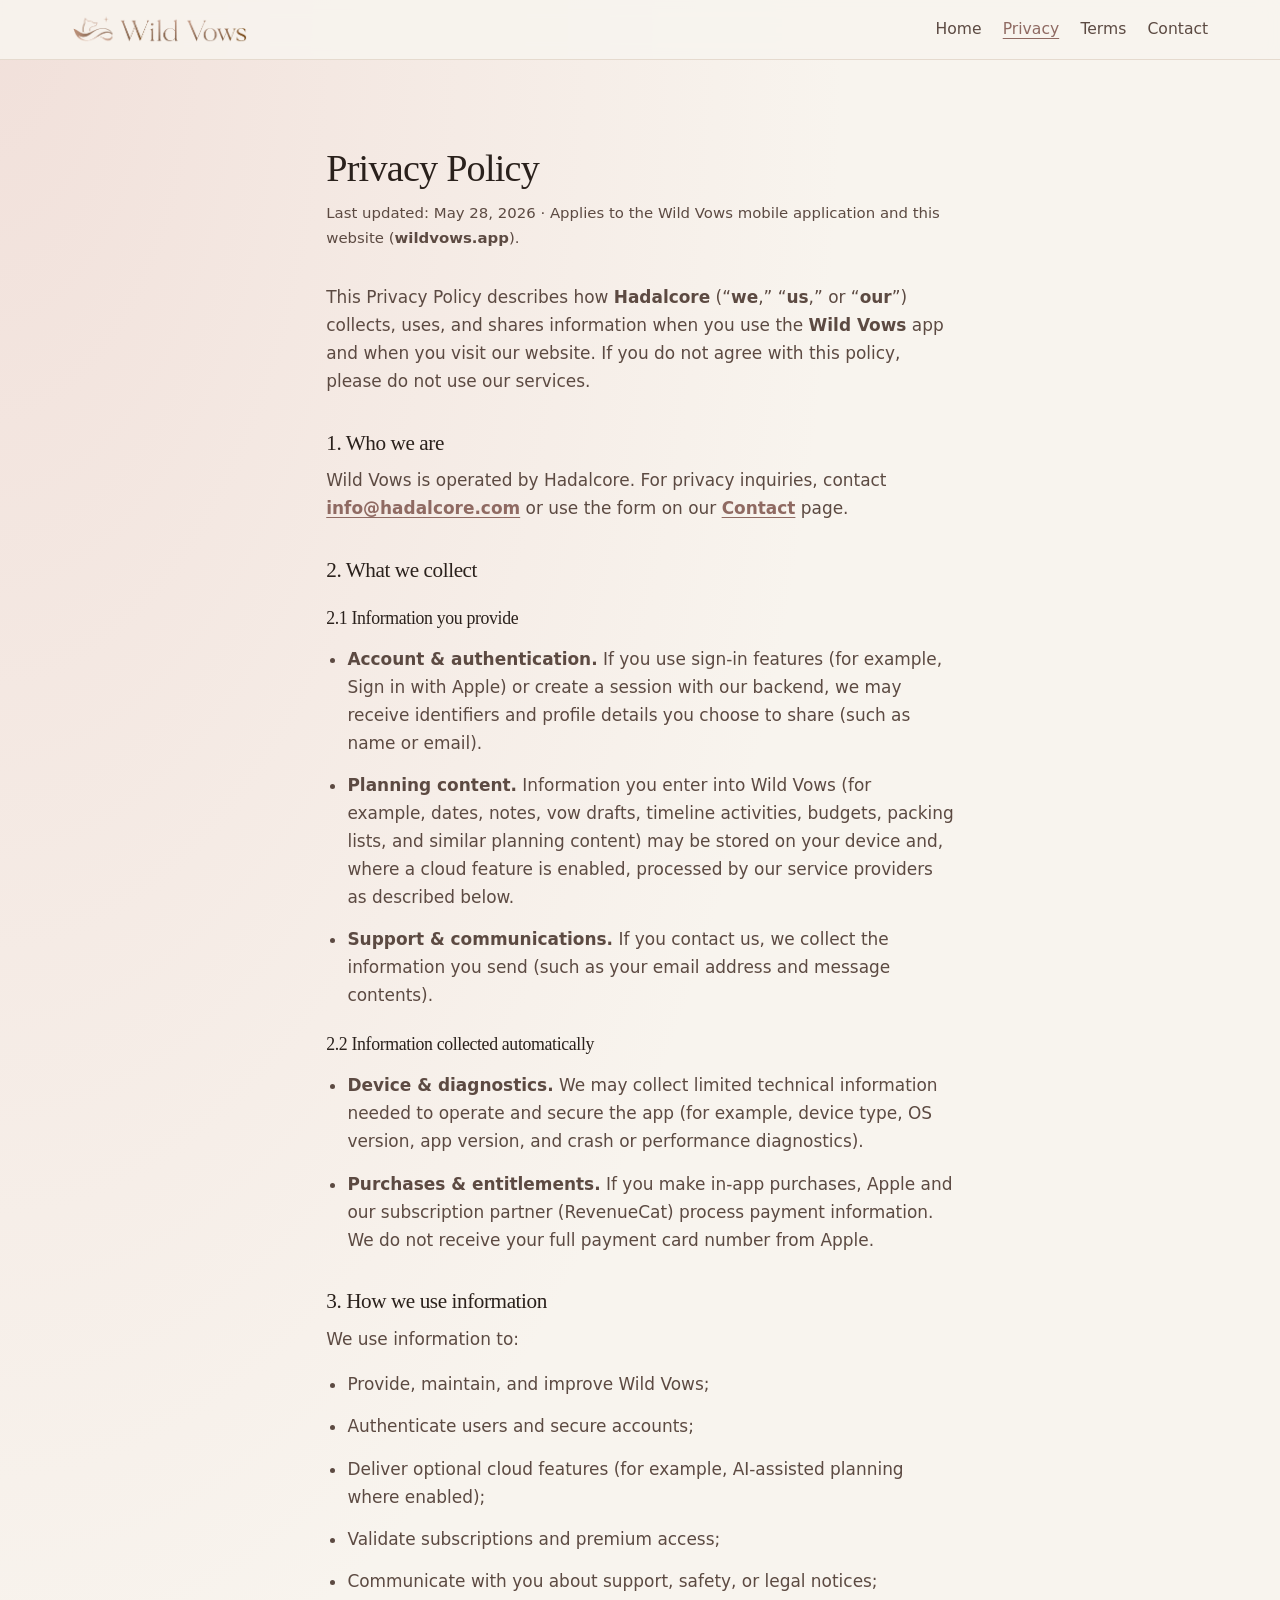
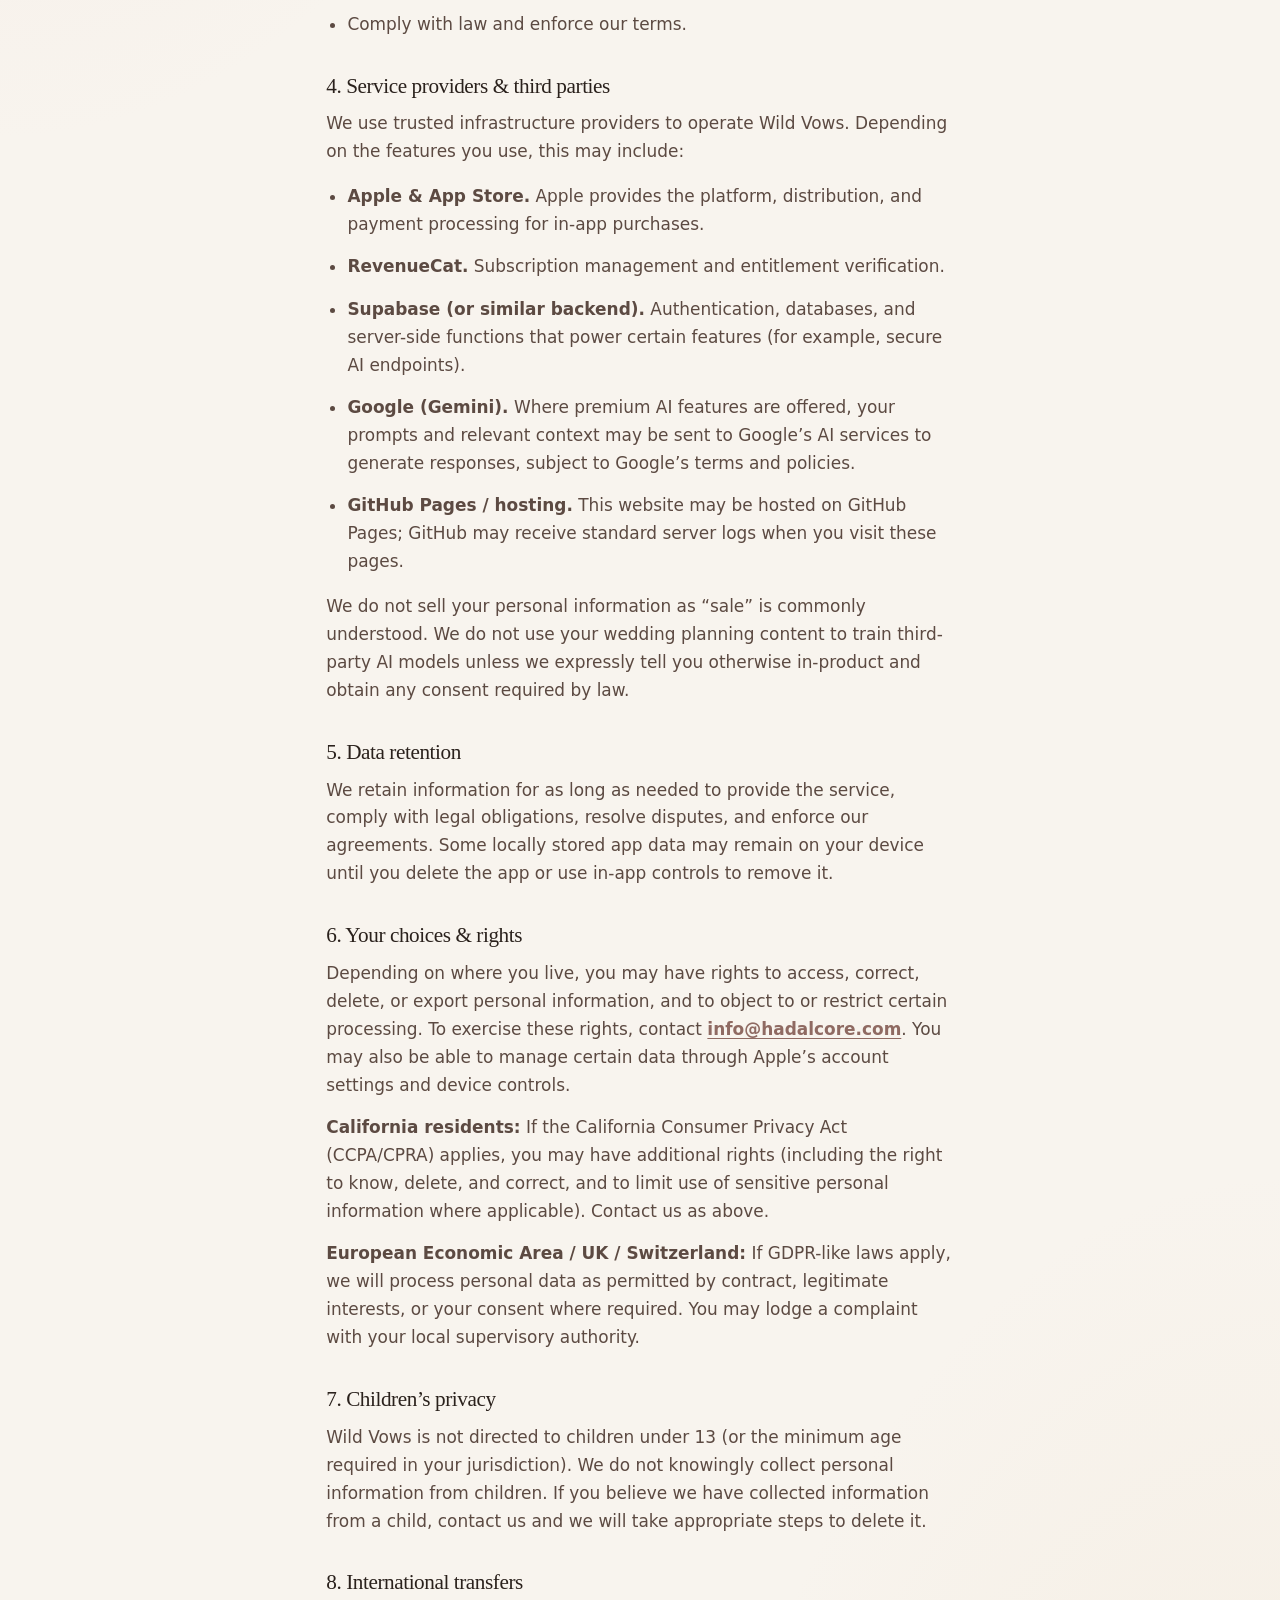
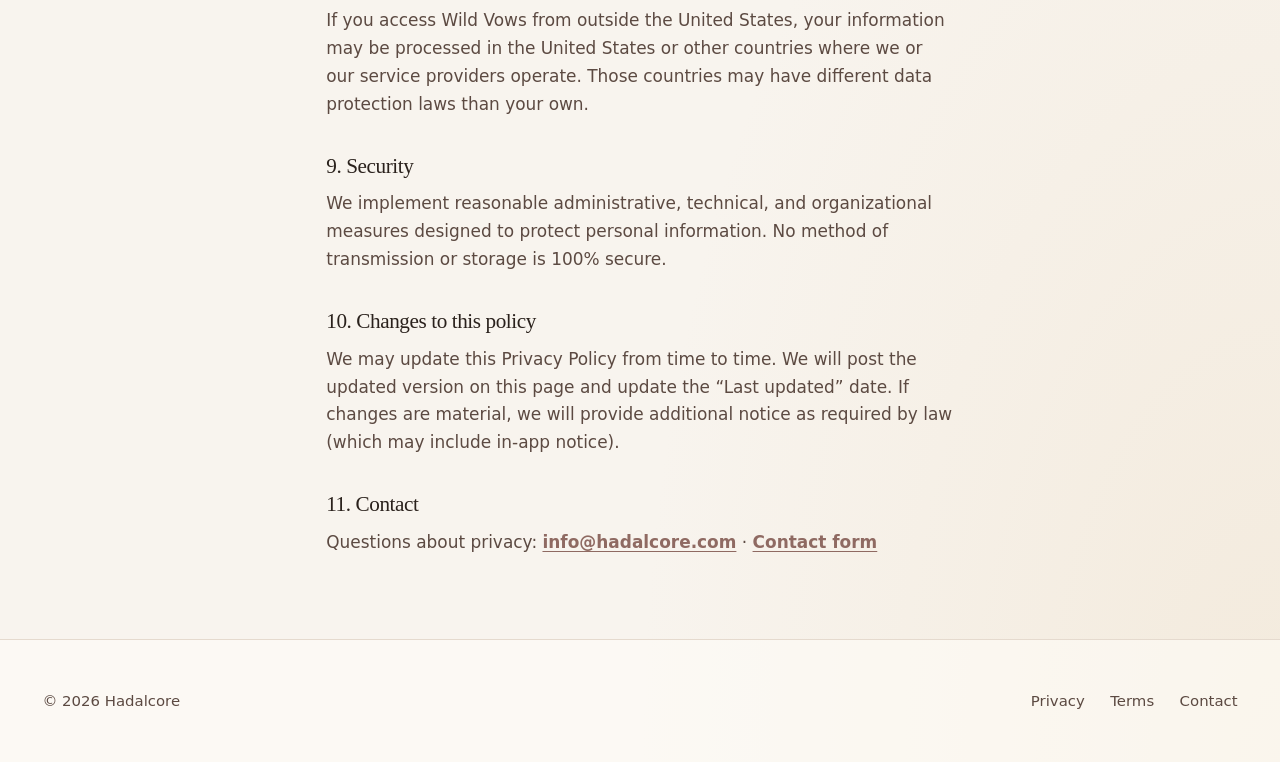
<file: privacy.html>
<!DOCTYPE html>
<html lang="en">
<head>
  <meta charset="utf-8">
  <title>Privacy Policy — Wild Vows</title>
  <link rel="canonical" href="https://wildvows.app/privacy/">
  <meta http-equiv="refresh" content="0; url=privacy/">
  <meta name="robots" content="noindex">
</head>
<body>
  <p><a href="privacy/">Redirecting to Privacy Policy…</a></p>
</body>
</html>
</file>
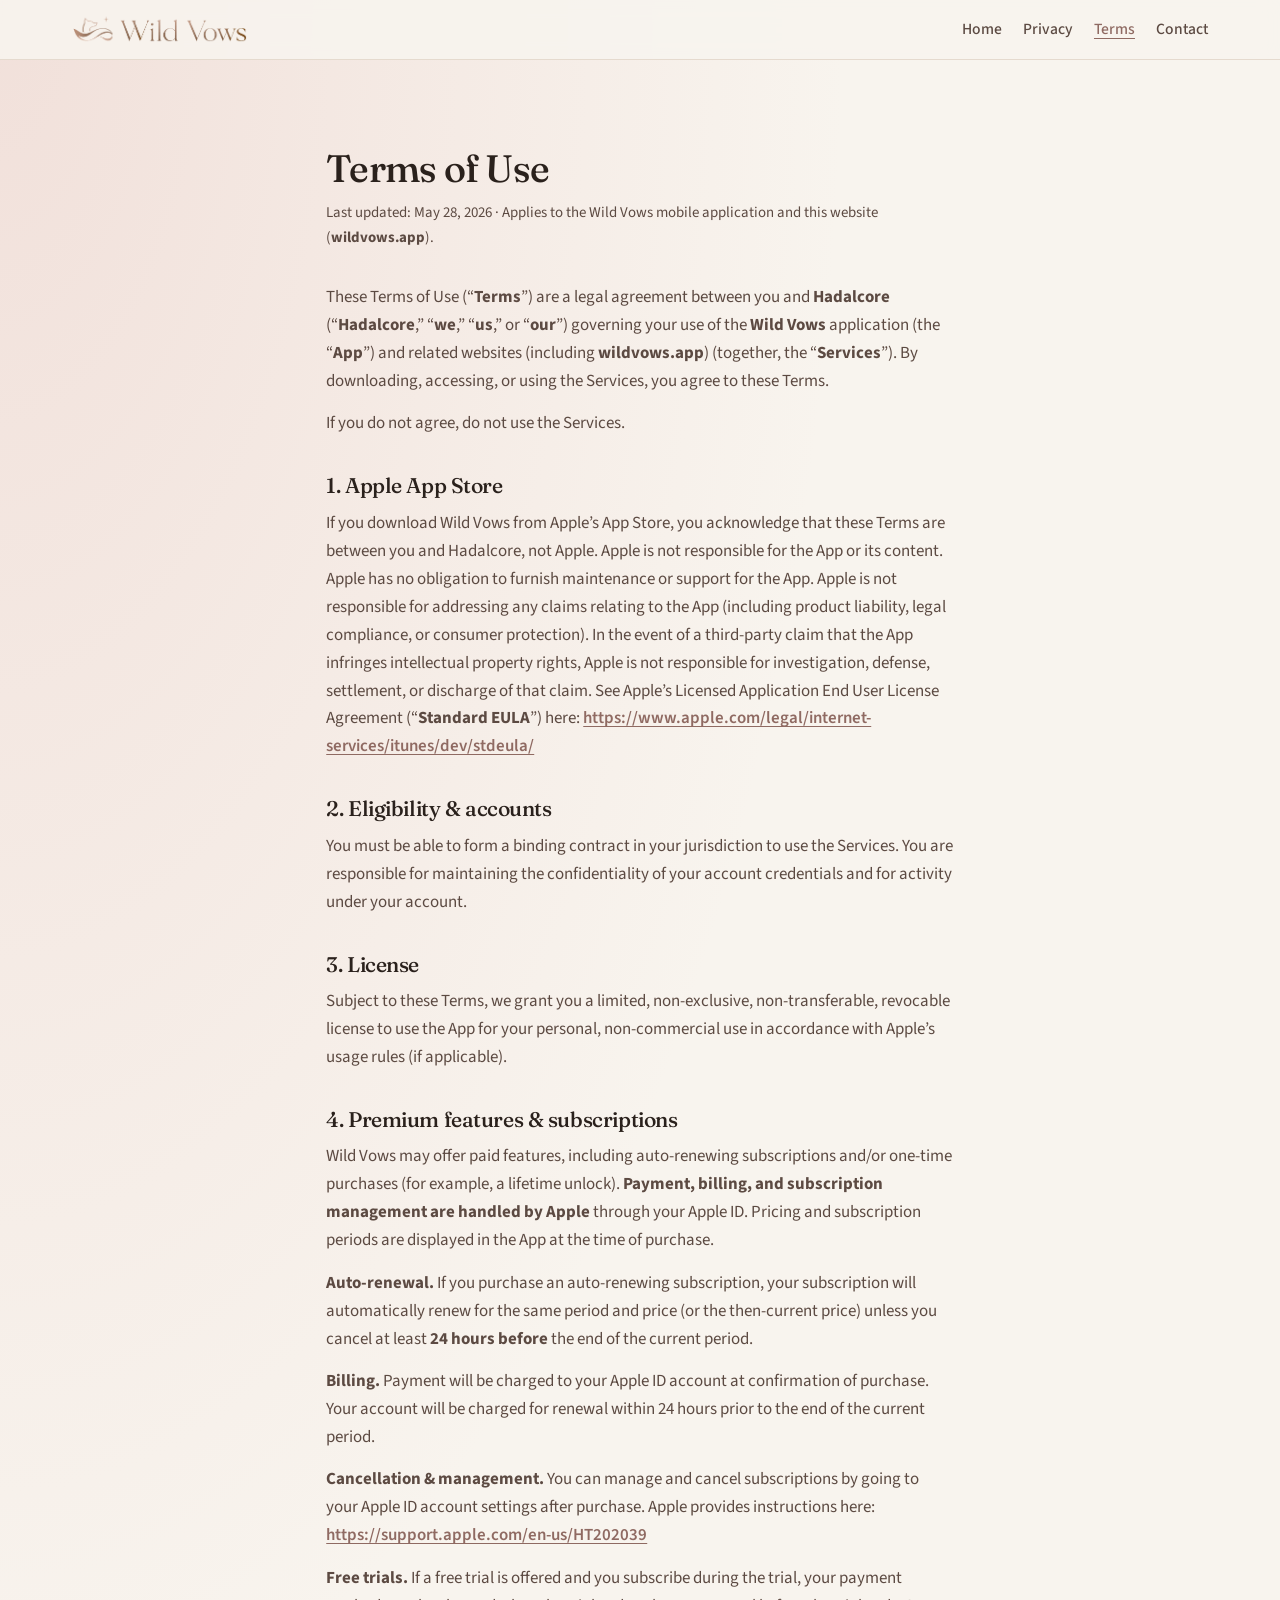
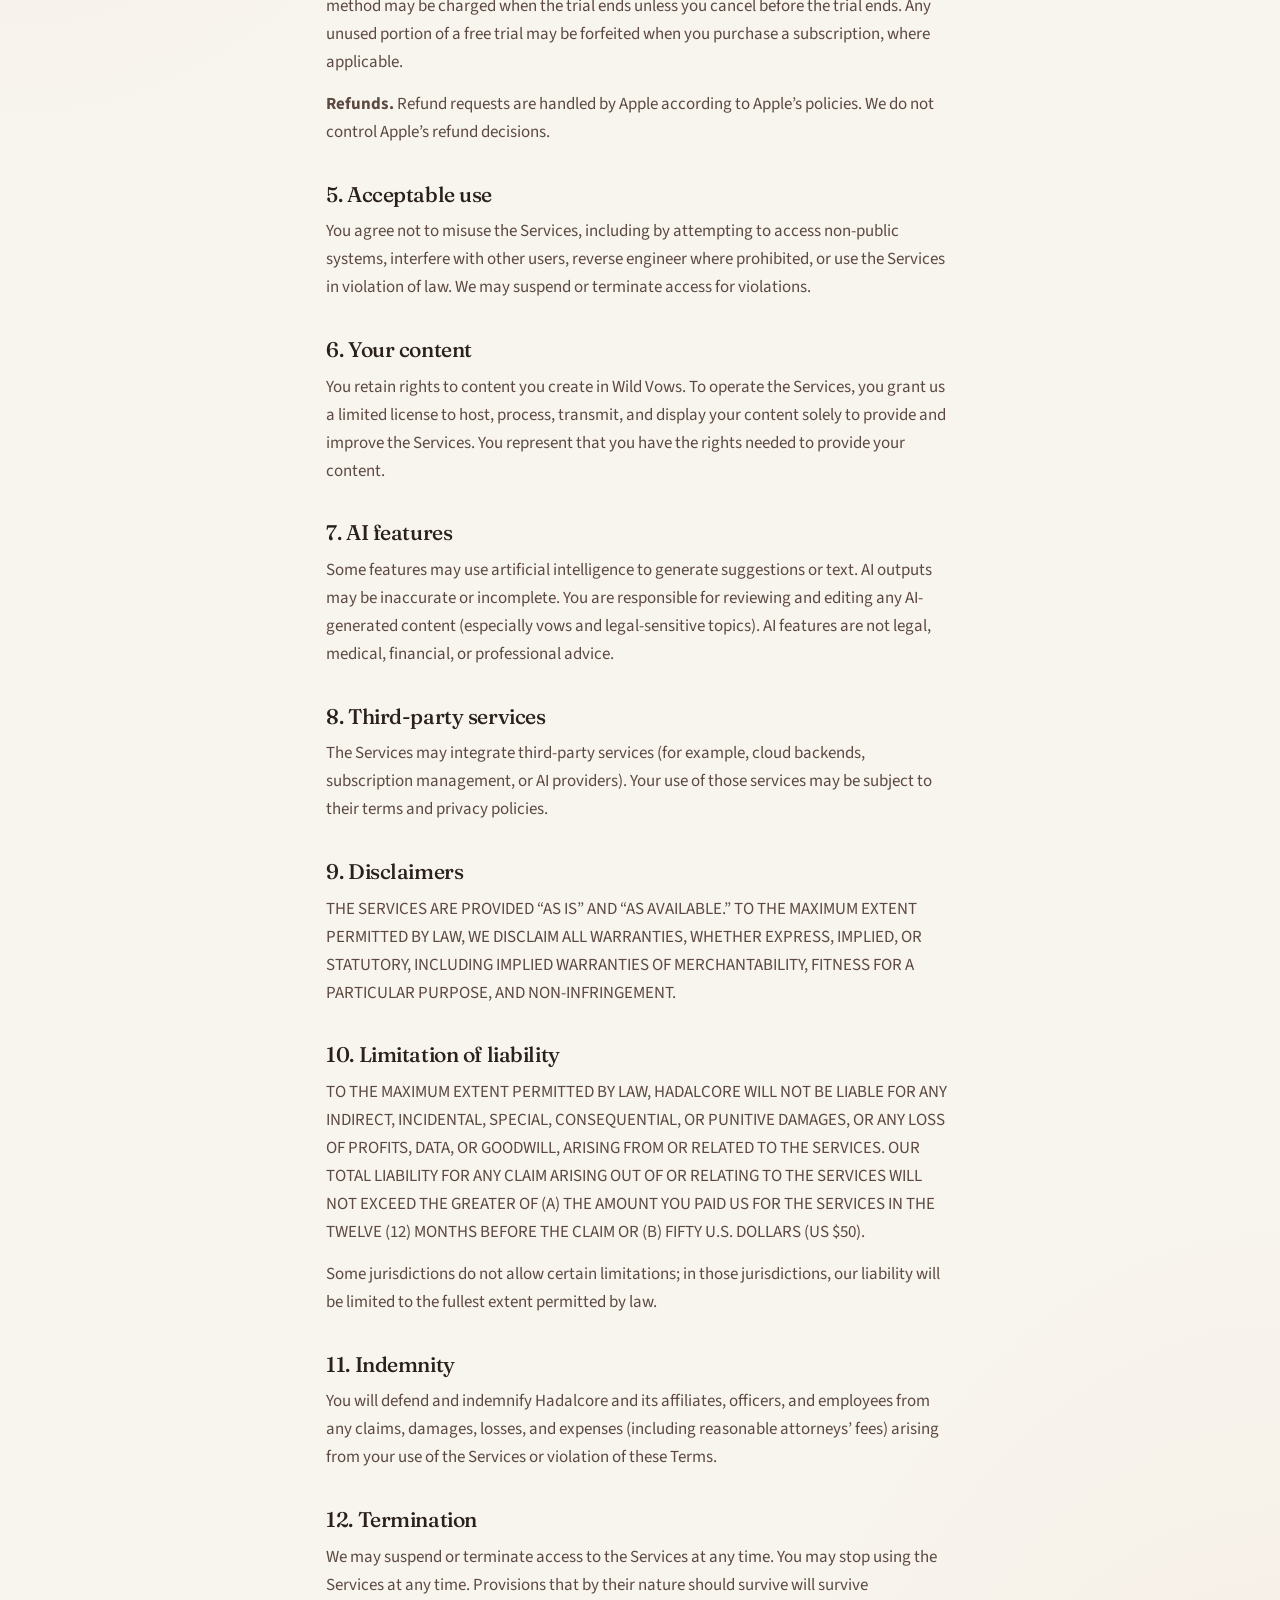
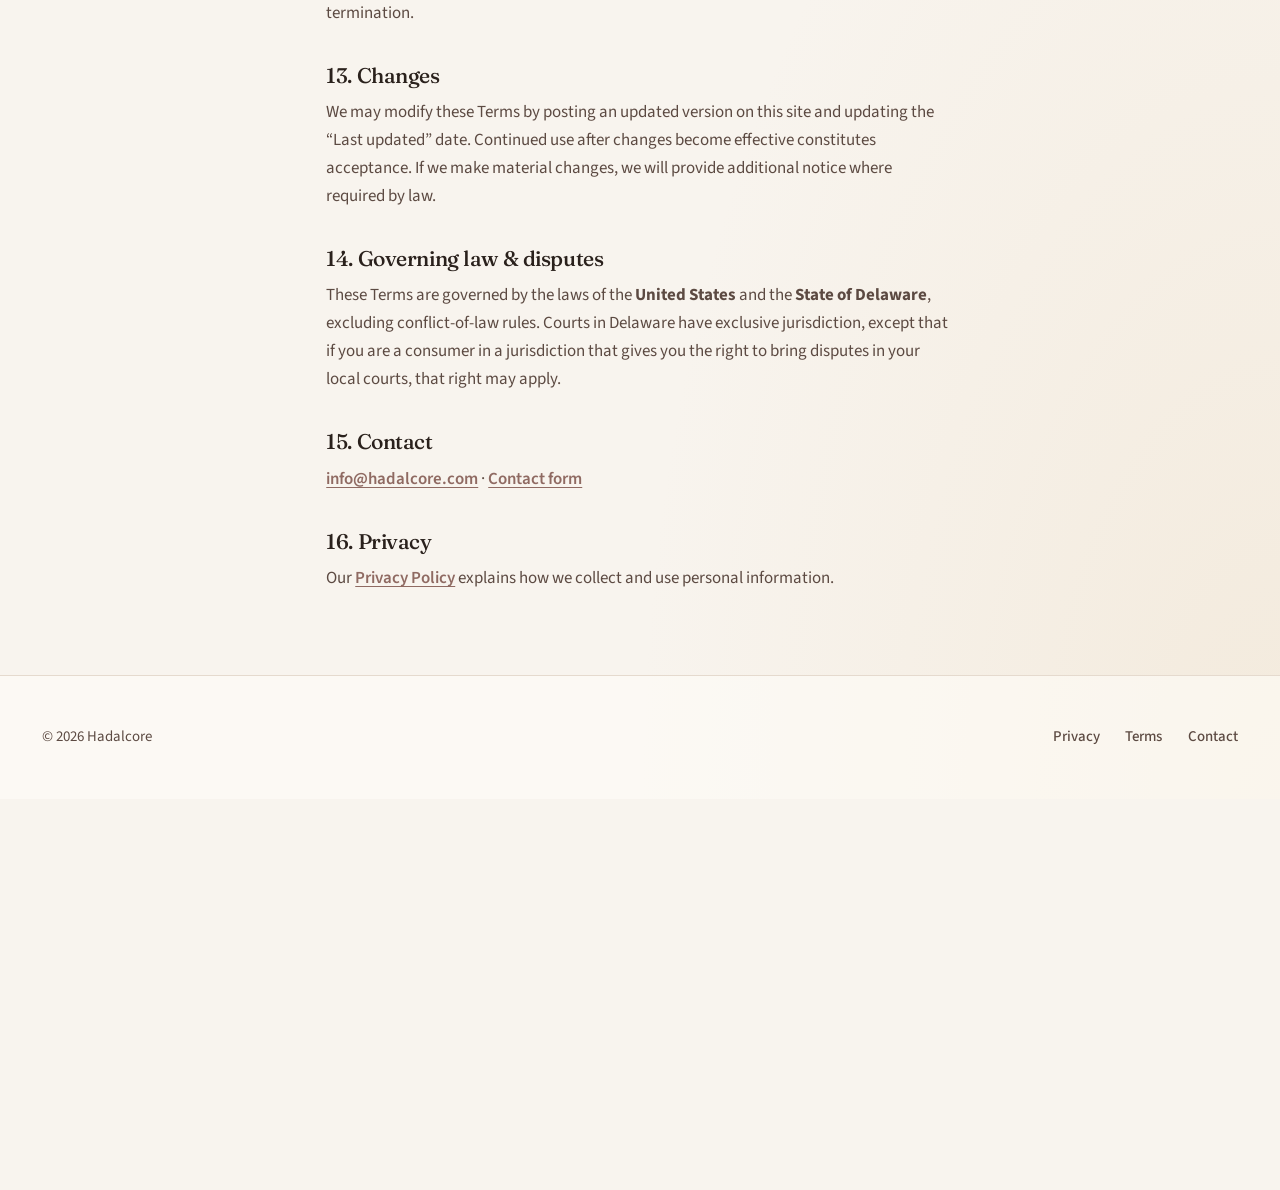
<file: terms.html>
<!DOCTYPE html>
<html lang="en">
<head>
  <meta charset="utf-8">
  <title>Terms of Use — Wild Vows</title>
  <link rel="canonical" href="https://wildvows.app/terms/">
  <meta http-equiv="refresh" content="0; url=terms/">
  <meta name="robots" content="noindex">
</head>
<body>
  <p><a href="terms/">Redirecting to Terms of Use…</a></p>
</body>
</html>
</file>
<file: css/styles.css>
/* Wild Vows — static site (GitHub Pages) */

:root {
  --cream: #f8f4ee;
  --cream-warm: #f0e8df;
  --ivory: #fffdf9;
  --ink: #2a211c;
  --ink-soft: #5c4a42;
  --rose: #b98a85;
  --rose-deep: #8f6a62;
  --hairline: #e5dace;
  --max: 42rem;
  --page-pad: clamp(1.25rem, 4vw, 2.5rem);
}

*,
*::before,
*::after {
  box-sizing: border-box;
}

html {
  font-size: 106%;
  scroll-behavior: smooth;
}

body {
  margin: 0;
  min-height: 100vh;
  font-family: "Source Sans 3", system-ui, sans-serif;
  font-weight: 400;
  line-height: 1.65;
  color: var(--ink);
  background: var(--cream);
  background-image:
    radial-gradient(ellipse 120% 80% at 0% 0%, rgba(233, 200, 194, 0.45), transparent 55%),
    radial-gradient(ellipse 100% 60% at 100% 100%, rgba(234, 216, 188, 0.35), transparent 50%);
}

h1,
h2,
h3,
.site-logo {
  font-family: "Fraunces", Georgia, serif;
  font-weight: 500;
  line-height: 1.25;
  letter-spacing: -0.02em;
}

a {
  color: var(--rose-deep);
  text-decoration-thickness: 1px;
  text-underline-offset: 3px;
}

a:hover {
  color: var(--ink);
}

.skip-link {
  position: absolute;
  left: -9999px;
  top: auto;
  width: 1px;
  height: 1px;
  overflow: hidden;
}

.skip-link:focus {
  position: fixed;
  left: var(--page-pad);
  top: 1rem;
  width: auto;
  height: auto;
  padding: 0.5rem 1rem;
  background: var(--ivory);
  border: 1px solid var(--hairline);
  border-radius: 8px;
  z-index: 1000;
}

.site-header {
  position: sticky;
  top: 0;
  z-index: 50;
  background: rgba(248, 244, 238, 0.88);
  backdrop-filter: blur(10px);
  border-bottom: 1px solid var(--hairline);
}

.site-header__inner {
  max-width: 72rem;
  margin: 0 auto;
  padding: 0.85rem var(--page-pad);
  display: flex;
  align-items: center;
  justify-content: space-between;
  gap: 1rem;
  flex-wrap: wrap;
}

.site-logo {
  font-size: 1.35rem;
  color: var(--ink);
  text-decoration: none;
}

.site-logo span {
  font-weight: 600;
}

.site-logo small {
  display: block;
  font-family: "Source Sans 3", sans-serif;
  font-size: 0.55rem;
  font-weight: 600;
  letter-spacing: 0.22em;
  text-transform: uppercase;
  color: var(--rose-deep);
  margin-top: 0.15rem;
}

.nav {
  display: flex;
  flex-wrap: wrap;
  gap: 0.35rem 1.25rem;
  font-size: 0.92rem;
  font-weight: 500;
}

.nav a {
  color: var(--ink-soft);
  text-decoration: none;
}

.nav a:hover {
  color: var(--ink);
}

.nav a[aria-current="page"] {
  color: var(--rose-deep);
  text-decoration: underline;
  text-underline-offset: 4px;
}

main {
  max-width: 72rem;
  margin: 0 auto;
  padding: clamp(2rem, 5vw, 3.5rem) var(--page-pad) 4rem;
}

.hero {
  max-width: 38rem;
  margin-bottom: 3rem;
}

.hero__eyebrow {
  font-size: 0.72rem;
  font-weight: 600;
  letter-spacing: 0.2em;
  text-transform: uppercase;
  color: var(--rose-deep);
  margin: 0 0 0.75rem;
}

.hero h1 {
  font-size: clamp(2.1rem, 5vw, 2.85rem);
  margin: 0 0 1rem;
  color: var(--ink);
}

.hero__lead {
  font-size: 1.12rem;
  color: var(--ink-soft);
  margin: 0 0 1.75rem;
}

.btn-row {
  display: flex;
  flex-wrap: wrap;
  gap: 0.75rem 1rem;
}

.btn {
  display: inline-flex;
  align-items: center;
  justify-content: center;
  padding: 0.65rem 1.35rem;
  font-family: inherit;
  font-size: 0.95rem;
  font-weight: 600;
  border-radius: 999px;
  border: 1px solid transparent;
  text-decoration: none;
  cursor: pointer;
  transition: transform 0.15s ease, box-shadow 0.15s ease;
}

.btn:active {
  transform: scale(0.98);
}

.btn--primary {
  background: linear-gradient(135deg, #cfa6a1, #b98a85);
  color: var(--ivory);
  box-shadow: 0 6px 20px rgba(143, 106, 98, 0.25);
}

.btn--primary:hover {
  color: var(--ivory);
  box-shadow: 0 8px 26px rgba(143, 106, 98, 0.32);
}

.btn--ghost {
  background: var(--ivory);
  color: var(--ink);
  border-color: var(--hairline);
}

.btn--ghost:hover {
  border-color: var(--rose);
  color: var(--ink);
}

.panel-grid {
  display: grid;
  gap: 1rem;
  grid-template-columns: repeat(auto-fit, minmax(15rem, 1fr));
  margin-top: 2.5rem;
}

.panel {
  background: var(--ivory);
  border: 1px solid var(--hairline);
  border-radius: 1rem;
  padding: 1.35rem 1.25rem;
  box-shadow: 0 10px 36px rgba(42, 33, 28, 0.06);
}

.panel h2 {
  font-size: 1.15rem;
  margin: 0 0 0.5rem;
}

.panel p {
  margin: 0;
  font-size: 0.95rem;
  color: var(--ink-soft);
}

.legal {
  max-width: var(--max);
}

.legal h1 {
  font-size: clamp(1.75rem, 4vw, 2.25rem);
  margin-bottom: 0.5rem;
}

.legal .meta {
  font-size: 0.88rem;
  color: var(--ink-soft);
  margin-bottom: 2rem;
}

.legal h2 {
  font-size: 1.25rem;
  margin: 2rem 0 0.65rem;
}

.legal h3 {
  font-size: 1.05rem;
  margin: 1.35rem 0 0.45rem;
}

.legal p,
.legal li {
  margin: 0 0 0.85rem;
  color: var(--ink-soft);
}

.legal ul {
  padding-left: 1.25rem;
}

.legal a {
  font-weight: 600;
}

.site-footer {
  margin-top: auto;
  padding: 2rem var(--page-pad);
  border-top: 1px solid var(--hairline);
  background: rgba(255, 253, 249, 0.6);
}

.site-footer__inner {
  max-width: 72rem;
  margin: 0 auto;
  display: flex;
  flex-wrap: wrap;
  gap: 1rem 2rem;
  justify-content: space-between;
  align-items: center;
  font-size: 0.88rem;
  color: var(--ink-soft);
}

.site-footer nav {
  display: flex;
  flex-wrap: wrap;
  gap: 1rem 1.5rem;
}

.site-footer a {
  color: var(--ink-soft);
  text-decoration: none;
  font-weight: 500;
}

.site-footer a:hover {
  color: var(--ink);
  text-decoration: underline;
}

/* Forms */
.form-card {
  max-width: 28rem;
  background: var(--ivory);
  border: 1px solid var(--hairline);
  border-radius: 1rem;
  padding: 1.75rem;
  box-shadow: 0 12px 40px rgba(42, 33, 28, 0.07);
}

.form-group {
  margin-bottom: 1.1rem;
}

.form-group label {
  display: block;
  font-size: 0.82rem;
  font-weight: 600;
  letter-spacing: 0.06em;
  text-transform: uppercase;
  color: var(--rose-deep);
  margin-bottom: 0.35rem;
}

.form-group input,
.form-group textarea,
.form-group select {
  width: 100%;
  padding: 0.65rem 0.75rem;
  font: inherit;
  border: 1px solid var(--hairline);
  border-radius: 0.5rem;
  background: var(--cream);
  color: var(--ink);
}

.form-group textarea {
  min-height: 8rem;
  resize: vertical;
}

.form-group small {
  display: block;
  margin-top: 0.35rem;
  font-size: 0.8rem;
  color: var(--ink-soft);
}

.honey {
  position: absolute;
  left: -9999px;
  width: 1px;
  height: 1px;
  overflow: hidden;
}

.thanks {
  max-width: var(--max);
}

.thanks h1 {
  margin-top: 0;
}

.site-logo__image {
    height: 30px;
    width: auto;
    display: block;
}
</file>
